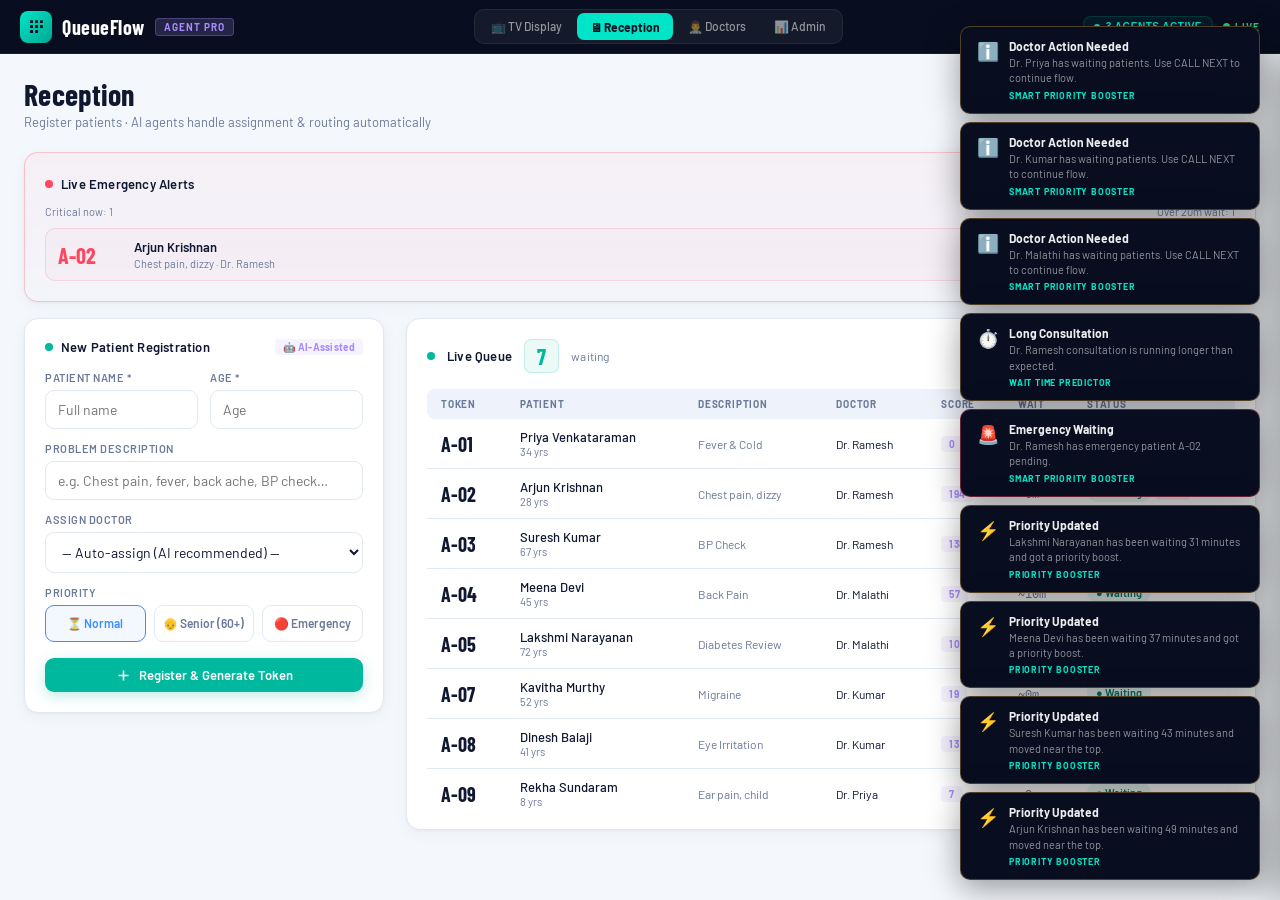
<file: index.html>
<!DOCTYPE html>
<html lang="en">
<head>
<meta charset="UTF-8">
<meta name="viewport" content="width=device-width, initial-scale=1.0">
<title>QueueFlow Agent Pro — AI-Powered Hospital Queue</title>
<link href="https://fonts.googleapis.com/css2?family=Barlow:wght@300;400;500;600;700&family=Barlow+Condensed:wght@400;600;700;800&family=IBM+Plex+Mono:wght@400;500&display=swap" rel="stylesheet">
<link rel="stylesheet" href="styles.css">
</head>
<body>

<!-- ═══ TOP NAV ══════════════════════════════════════════════════ -->
<nav class="topnav">
  <div class="logo">
    <div class="logo-mark">
      <svg viewBox="0 0 24 24"><path d="M3 3h4v4H3V3zm7 0h4v4h-4V3zm7 0h4v4h-4V3zM3 10h4v4H3v-4zm7 0h4v4h-4v-4zm7 0h4v4h-4v-4zM3 17h4v4H3v-4zm7 0h4v4h-4v-4z"/></svg>
    </div>
    <span class="logo-name">QueueFlow</span>
    <span class="logo-ver">AGENT PRO</span>
  </div>
  <div class="tabs">
    <button class="tab" data-s="tv" onclick="go(this,'tv')">📺 TV Display</button>
    <button class="tab active" data-s="rec" onclick="go(this,'rec')">🖥 Reception</button>
    <button class="tab" data-s="doc" onclick="go(this,'doc')">👨‍⚕️ Doctors</button>
    <button class="tab" data-s="admin" onclick="go(this,'admin')">📊 Admin</button>
  </div>
  <div class="nav-right">
    <button class="agent-status-bar" onclick="openAgentDrawer()">
      <div class="agent-pulse"></div>
      3 AGENTS ACTIVE
    </button>
    <div class="live-dot">LIVE</div>
  </div>
</nav>

<!-- ═══ AGENT DRAWER ══════════════════════════════════════════ -->
<div class="agent-drawer" id="agentDrawer">
  <div class="agent-drawer-head">
    <div class="agent-drawer-title">🤖 Agent Control Center</div>
    <button class="agent-close" onclick="closeAgentDrawer()">✕</button>
  </div>
  <div class="agent-tabs">
    <button class="agent-tab active" onclick="switchAgentTab(this,'logs')">Activity Log</button>
    <button class="agent-tab" onclick="switchAgentTab(this,'health')">Agent Health</button>
  </div>
  <div class="agent-log-panel active" id="agentLogs">
    <div style="color:var(--t3);font-size:11px;text-align:center;padding:24px">Agent events will appear here...</div>
  </div>
  <div class="agent-log-panel" id="agentHealth">
    <div class="agent-health-grid">
      <div class="agent-card">
        <div class="agent-card-head">
          <div class="agent-card-name">⚡ Smart Priority Booster<span class="agent-card-status status-running" id="priority-agent-status">RUNNING</span></div>
        </div>
        <div class="agent-card-desc">Raises the priority of patients who wait too long and moves emergencies to the front of the queue automatically.</div>
        <div class="agent-metric"><span class="am-label">Priority boosts today</span><span class="am-val" id="amet-priority">0</span></div>
      </div>
      <div class="agent-card">
        <div class="agent-card-head">
          <div class="agent-card-name">🩺 Doctor Suggestion Agent<span class="agent-card-status status-running" id="doctor-agent-status">RUNNING</span></div>
        </div>
        <div class="agent-card-desc">Checks doctor load, skips offline doctors, and suggests the best doctor before assigning each patient.</div>
        <div class="agent-metric"><span class="am-label">Suggestions today</span><span class="am-val" id="amet-doctor">0</span></div>
      </div>
      <div class="agent-card">
        <div class="agent-card-head">
          <div class="agent-card-name">📈 Wait Time Predictor<span class="agent-card-status status-running" id="predict-agent-status">RUNNING</span></div>
        </div>
        <div class="agent-card-desc">Predicts wait times from queue length and consultation time, then warns when delays get too high.</div>
        <div class="agent-metric"><span class="am-label">Delay alerts today</span><span class="am-val" id="amet-predict">0</span></div>
      </div>
    </div>
  </div>
</div>

<!-- ═══ TOAST STACK ════════════════════════════════════════════ -->
<div class="toast-stack" id="toastStack"></div>

<!-- ═══ TOKEN POPUP ════════════════════════════════════════════ -->
<div class="popup-overlay" id="popup" onclick="if(event.target===this)closePopup()">
  <div class="popup-card">
    <div class="popup-head">
      <div class="popup-clinic">QUEUEFLOW AGENT PRO</div>
      <div class="popup-token" id="pop-tok">—</div>
    </div>
    <div class="popup-body">
      <div class="popup-name" id="pop-nm"></div>
      <div class="popup-wait" id="pop-wait"></div>
      <div class="popup-ai-note" id="pop-ai"></div>
      <div class="popup-meta">
        <div class="popup-meta-item"><div class="pm-val" id="pop-doc-short"></div><div class="pm-lab">Doctor</div></div>
        <div class="popup-meta-item"><div class="pm-val" id="pop-pos"></div><div class="pm-lab">Queue Position</div></div>
        <div class="popup-meta-item"><div class="pm-val" id="pop-ewt"></div><div class="pm-lab">Est. Wait</div></div>
      </div>
    </div>
    <div class="popup-footer">
      <button class="btn btn-primary" style="width:100%;justify-content:center" onclick="closePopup()">OK, Got It</button>
    </div>
  </div>
</div>

<!-- ═══ TV DISPLAY ══════════════════════════════════════════════ -->
<div id="s-tv" class="tv-screen">
<div class="tv">
  <div class="tv-head">
    <div class="tv-clinic-row">
      <div class="tv-clinic-icon">🏥</div>
      <div>
        <div class="tv-clinic-name">Multi-Specialty Outpatient Clinic</div>
        <div class="tv-clinic-sub">AI-Powered Queue Management · QueueFlow Agent Pro</div>
      </div>
    </div>
    <div class="tv-time-block">
      <div class="tv-hms" id="tv-hms">--:--:--</div>
      <div class="tv-date-str" id="tv-dstr">--</div>
    </div>
  </div>
  <div class="tv-body">
    <div class="tv-now-panel">
      <div class="tv-now-eyebrow"><div class="tv-pulse-dot"></div>NOW SERVING</div>
      <div class="tv-big-token" id="tv-tok">—</div>
      <div class="tv-patient-name" id="tv-pname">Waiting for next patient</div>
      <div class="tv-patient-doctor" id="tv-pdoc">—</div>
      <div class="tv-consultation-badge">
        <div class="tv-pulse-dot" style="width:6px;height:6px"></div>
        <div class="tv-cb-text">IN CONSULTATION</div>
      </div>
      <div class="tv-timer">
        <div class="tv-timer-label">Consultation Duration</div>
        <div class="tv-timer-val" id="tv-dur">00:00</div>
      </div>
    </div>
    <div class="tv-queue-panel">
      <div class="tv-qp-header">
        <div class="tv-qp-title">Upcoming Queue</div>
        <div class="tv-qp-count" id="tv-qcnt">— waiting</div>
      </div>
      <div class="tv-queue-rows" id="tv-qrows"></div>
    </div>
  </div>
  <div class="tv-stats">
    <div class="tv-stat"><div class="tv-stat-n" id="tv-st1" style="color:var(--cyan)">0</div><div class="tv-stat-l">Patients Today</div></div>
    <div class="tv-stat"><div class="tv-stat-n" id="tv-st2" style="color:var(--amber)">0</div><div class="tv-stat-l">Waiting Now</div></div>
    <div class="tv-stat"><div class="tv-stat-n" id="tv-st3" style="color:var(--green)">0</div><div class="tv-stat-l">Done Today</div></div>
    <div class="tv-stat"><div class="tv-stat-n" id="tv-st4" style="color:var(--t1)">—</div><div class="tv-stat-l">Avg Wait Time</div></div>
  </div>
  <div class="tv-ticker">
    <span class="tv-ticker-inner" id="tv-tick">
      <span>●</span> QueueFlow Agent Pro active — 3 AI agents monitoring priority, doctor choice, and wait times
      &nbsp;&nbsp;&nbsp;&nbsp;
      <span>●</span> Emergency patients are automatically prioritized
      &nbsp;&nbsp;&nbsp;&nbsp;
      <span>●</span> Please keep your token slip ready
      &nbsp;&nbsp;&nbsp;&nbsp;
      <span>●</span> Kindly maintain silence in the waiting area
      &nbsp;&nbsp;&nbsp;&nbsp;
    </span>
  </div>
</div>
</div>

<!-- ═══ RECEPTION ══════════════════════════════════════════════ -->
<div id="s-rec" class="screen on">
<div class="app-wrap">
  <div class="app-head">
    <div>
      <div class="app-title">Reception</div>
      <div class="app-sub">Register patients · AI agents handle assignment & routing automatically</div>
    </div>
  </div>

  <!-- Agent suggestion banner -->
  <div class="suggestion-banner" id="suggBanner">
    <div class="sb-icon">🤖</div>
    <div class="sb-text" id="suggText">Suggestion text here</div>
    <button class="sb-close" onclick="document.getElementById('suggBanner').classList.remove('on')">✕</button>
  </div>

  <div class="card emg-live-panel">
    <div class="card-hd" style="margin-bottom:10px">
      <div class="card-title"><div class="cdot c-red"></div> Live Emergency Alerts</div>
      <div class="emg-live-count" id="emg-live-count">0 waiting</div>
    </div>
    <div class="emg-live-meta">
      <span id="emg-live-critical">Critical now: 0</span>
      <span id="emg-live-long">Over 20m wait: 0</span>
    </div>
    <div class="emg-live-list" id="emg-live-list">
      <div class="emg-empty">No emergency patients waiting.</div>
    </div>
  </div>

  <div class="rec-layout">
    <!-- FORM CARD -->
    <div class="card">
      <div class="card-hd">
        <div class="card-title"><div class="cdot c-cyan"></div> New Patient Registration</div>
        <span class="ai-score">🤖 AI-Assisted</span>
      </div>
      <div class="fg2">
        <div class="fg">
          <label class="fl">Patient Name *</label>
          <input class="fi" id="r-nm" placeholder="Full name" type="text">
        </div>
        <div class="fg">
          <label class="fl">Age *</label>
          <input class="fi" id="r-age" placeholder="Age" type="number" min="1" max="120" oninput="onAgeChange()">
        </div>
      </div>
      <div class="fg">
        <label class="fl">Problem Description</label>
        <input class="fi" id="r-cc" placeholder="e.g. Chest pain, fever, back ache, BP check…" oninput="onDescChange()">
      </div>
      <div class="fg">
        <label class="fl">Assign Doctor</label>
        <select class="fi" id="r-doc" onchange="onDocChange()" style="cursor:pointer">
          <option value="">— Auto-assign (AI recommended) —</option>
        </select>
      </div>
      <div class="fg" style="margin-bottom:6px">
        <label class="fl">Priority</label>
        <div class="priority-group" id="priGroup">
          <label class="pri-btn sel-normal" id="pri-normal" onclick="setPri('normal')">
            <input type="radio" name="pri" value="normal" checked> ⏳ Normal
          </label>
          <label class="pri-btn" id="pri-senior" onclick="setPri('senior')">
            <input type="radio" name="pri" value="senior"> 👴 Senior (60+)
          </label>
          <label class="pri-btn" id="pri-emg" onclick="setPri('emg')">
            <input type="radio" name="pri" value="emg"> 🔴 Emergency
          </label>
        </div>
      </div>
      <button class="btn btn-primary" style="width:100%;justify-content:center" onclick="register()">
        <svg width="15" height="15" fill="none" stroke="currentColor" stroke-width="2.5" viewBox="0 0 24 24"><path d="M12 4v16m-8-8h16"/></svg>
        Register &amp; Generate Token
      </button>
    </div>

    <!-- QUEUE CARD -->
    <div class="card">
      <div class="card-hd">
        <div class="card-title" style="gap:12px">
          <div class="cdot c-cyan"></div>
          Live Queue
          <span class="count-badge" id="r-cnt">0</span>
          <span style="font-size:12px;color:var(--app-muted);font-weight:400">waiting</span>
        </div>
        <div style="display:flex;gap:8px">
          <button class="btn btn-ghost" style="font-size:12px;padding:7px 12px" onclick="clearDone()">Clear Done</button>
        </div>
      </div>
      <div class="scrollbox">
        <table class="qtable">
          <thead><tr>
            <th>Token</th><th>Patient</th><th>Description</th><th>Doctor</th><th>Score</th><th>Wait</th><th>Status</th>
          </tr></thead>
          <tbody id="r-tbody"><tr><td colspan="7" style="text-align:center;color:var(--app-muted);padding:32px;font-size:13px">No patients yet.</td></tr></tbody>
        </table>
      </div>
    </div>
  </div>
</div>
</div>

<!-- ═══ DOCTOR PANELS ══════════════════════════════════════════ -->
<div id="s-doc" class="screen">
<div class="app-wrap">
  <div class="app-head">
    <div>
      <div class="app-title">Doctor Panels</div>
      <div class="app-sub">Multi-doctor queue management · AI load-balancing active</div>
    </div>
    <div style="display:flex;gap:10px;align-items:center">
      <button class="btn btn-ghost" onclick="openAddDoctor()">+ Add Doctor</button>
    </div>
  </div>

  <!-- Doctor Overview Cards -->
  <div class="doctor-overview" id="docOverview"></div>

  <!-- Active Doctor Detail Panel -->
  <div id="docDetailWrap">
    <div class="doc-panel-grid" id="docDetail"></div>
  </div>
</div>
</div>

<!-- ═══ ADMIN ═══════════════════════════════════════════════════ -->
<div id="s-admin" class="screen">
<div class="app-wrap">
  <div class="app-head">
    <div>
      <div class="app-title">Admin Dashboard</div>
      <div class="app-sub">Real-time analytics · AI agent performance</div>
    </div>
    <div style="display:flex;gap:8px">
      <button class="exp-btn" onclick="expCSV()">⬇ Export CSV</button>
      <button class="btn btn-danger" style="font-size:12px;padding:7px 14px" onclick="nuke()">🗑 Reset All</button>
    </div>
  </div>
  <div class="admin-stats">
    <div class="a-stat"><div class="a-stat-n blue" id="a-tot">0</div><div class="a-stat-l">Total Patients</div></div>
    <div class="a-stat"><div class="a-stat-n teal" id="a-dn">0</div><div class="a-stat-l">Completed</div></div>
    <div class="a-stat"><div class="a-stat-n amber" id="a-wt">0</div><div class="a-stat-l">In Queue</div></div>
    <div class="a-stat"><div class="a-stat-n red" id="a-emg">0</div><div class="a-stat-l">Emergencies</div></div>
  </div>
  <div class="admin-grid">
    <div class="card">
      <div class="card-hd">
        <div class="card-title"><div class="cdot c-blue"></div> Patient Log</div>
      </div>
      <div class="scrollbox" style="max-height:440px">
        <table class="admin-table">
          <thead><tr><th>Token</th><th>Name</th><th>Age</th><th>Description</th><th>Doctor</th><th>Score</th><th>Flag</th><th>Status</th><th>Time</th></tr></thead>
          <tbody id="a-tbody"><tr><td colspan="9" style="text-align:center;color:var(--app-muted);padding:28px">No records.</td></tr></tbody>
        </table>
      </div>
    </div>
    <div style="display:flex;flex-direction:column;gap:16px">
      <div class="card">
        <div class="card-hd" style="margin-bottom:12px"><div class="card-title"><div class="cdot c-cyan"></div> Hourly Volume</div></div>
        <div class="bars" id="a-bars"></div>
        <div style="margin-top:14px">
          <div style="font-size:11px;color:var(--app-muted);font-weight:600;margin-bottom:8px;letter-spacing:0.5px;text-transform:uppercase">AI Peak Prediction</div>
          <div class="peak-band" id="peak-band"></div>
          <div class="peak-band" id="peak-labels" style="gap:3px;margin-top:2px"></div>
        </div>
      </div>
      <div class="card">
        <div class="card-hd" style="margin-bottom:12px"><div class="card-title"><div class="cdot c-amber"></div> Doctor Workload Heatmap</div></div>
        <div class="heatmap-grid" id="a-heatmap">
          <div class="heatmap-empty">No doctor data.</div>
        </div>
      </div>
      <div class="card">
        <div class="card-hd" style="margin-bottom:12px"><div class="card-title"><div class="cdot c-purple"></div> Agent Performance</div></div>
        <div style="display:flex;flex-direction:column;gap:8px">
          <div style="display:flex;justify-content:space-between;align-items:center;padding:8px 10px;background:var(--app-surface);border-radius:8px">
            <span style="font-size:12px;font-weight:500">⚡ Priority Boosts</span>
            <span style="font-family:'IBM Plex Mono',monospace;font-size:12px;color:var(--cyan2)" id="ap-priority">0</span>
          </div>
          <div style="display:flex;justify-content:space-between;align-items:center;padding:8px 10px;background:var(--app-surface);border-radius:8px">
            <span style="font-size:12px;font-weight:500">🩺 Doctor Suggestions</span>
            <span style="font-family:'IBM Plex Mono',monospace;font-size:12px;color:var(--cyan2)" id="ap-doctor">0</span>
          </div>
          <div style="display:flex;justify-content:space-between;align-items:center;padding:8px 10px;background:var(--app-surface);border-radius:8px">
            <span style="font-size:12px;font-weight:500">📈 Delay Alerts</span>
            <span style="font-family:'IBM Plex Mono',monospace;font-size:12px;color:var(--green)" id="ap-predict">0</span>
          </div>
        </div>
      </div>
    </div>
  </div>
</div>
</div>

<script src="app.js"></script>
</body>
</html>
</file>
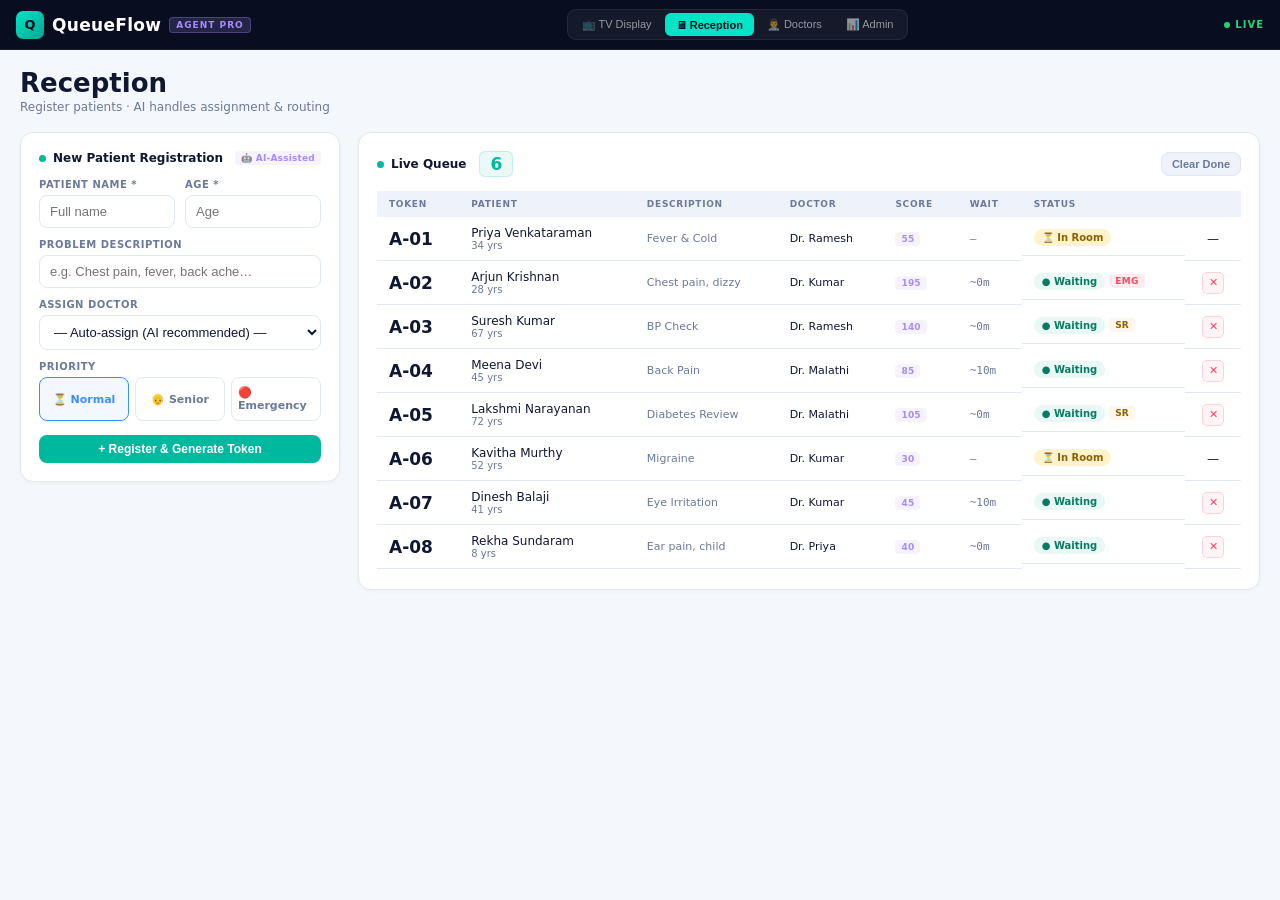
<file: program.html>
<!DOCTYPE html>
<html lang="en">
<head>
<meta charset="UTF-8">
<style>
*{margin:0;padding:0;box-sizing:border-box}
:root{
  --bg:#080E1F;--bg2:#0D1630;--bg3:#111D3A;
  --cyan:#00E5C8;--cyan2:#00B89E;--amber:#FFB340;
  --red:#FF4560;--blue:#3D8EFF;--green:#22D37A;--purple:#A78BFA;
  --white:#FFF;
  --t1:rgba(255,255,255,0.92);--t2:rgba(255,255,255,0.55);--t3:rgba(255,255,255,0.28);
  --border:rgba(255,255,255,0.07);--border2:rgba(255,255,255,0.13);
  --card:#1C2847;--surface:#161F38;--muted:#6B7A99;
  --app-bg:#F4F7FC;--app-card:#FFF;--app-border:#E2E8F2;
  --app-text:#0F1830;--app-muted:#6B7A99;--app-surface:#EEF2FA;
}
body{font-family:'Segoe UI',system-ui,sans-serif;background:var(--app-bg);color:var(--app-text);min-height:100vh;overflow-x:hidden;font-size:13px}

/* NAV */
.nav{position:sticky;top:0;z-index:200;height:50px;background:var(--bg);border-bottom:1px solid var(--border);display:flex;align-items:center;justify-content:space-between;padding:0 16px;gap:10px}
.logo{display:flex;align-items:center;gap:8px}
.logo-mark{width:28px;height:28px;background:linear-gradient(135deg,var(--cyan),#00a891);border-radius:7px;display:flex;align-items:center;justify-content:center;font-size:13px;color:var(--bg);font-weight:900}
.logo-name{font-size:17px;font-weight:700;color:var(--white);letter-spacing:.3px}
.logo-ver{font-size:9px;font-weight:700;background:rgba(167,139,250,0.18);color:var(--purple);padding:2px 6px;border-radius:4px;letter-spacing:1px;border:1px solid rgba(167,139,250,0.3)}
.tabs{display:flex;gap:2px;background:rgba(255,255,255,0.05);border:1px solid var(--border);border-radius:9px;padding:3px}
.tab{padding:5px 11px;font-size:11px;font-weight:500;color:var(--t2);border:none;background:none;border-radius:6px;cursor:pointer;transition:all .15s;white-space:nowrap}
.tab:hover{color:var(--t1);background:rgba(255,255,255,0.07)}
.tab.active{background:var(--cyan);color:var(--bg);font-weight:700}
.live-dot{display:flex;align-items:center;gap:5px;font-size:10px;font-weight:700;color:var(--green);letter-spacing:1px}
.live-dot::before{content:'';width:6px;height:6px;background:var(--green);border-radius:50%;animation:pulse 2s infinite}
@keyframes pulse{0%,100%{opacity:1}50%{opacity:.35}}

/* SCREENS */
.screen{display:none}.screen.on{display:block}
.tv-screen{display:none}.tv-screen.on{display:block}
.wrap{max-width:1300px;margin:0 auto;padding:18px 20px 40px}
.pg-head{margin-bottom:18px;display:flex;align-items:flex-end;justify-content:space-between}
.pg-title{font-size:26px;font-weight:700;color:var(--app-text)}
.pg-sub{font-size:12px;color:var(--app-muted);margin-top:2px}

/* CARDS */
.card{background:var(--app-card);border:1px solid var(--app-border);border-radius:13px;padding:18px;box-shadow:0 1px 4px rgba(0,0,0,0.04)}
.card-hd{display:flex;align-items:center;justify-content:space-between;margin-bottom:14px}
.card-title{font-size:12px;font-weight:600;color:var(--app-text);display:flex;align-items:center;gap:7px}
.cdot{width:7px;height:7px;border-radius:50%;flex-shrink:0}
.c-cyan{background:var(--cyan2)}.c-amber{background:var(--amber)}.c-red{background:var(--red)}.c-blue{background:var(--blue)}.c-green{background:var(--green)}.c-purple{background:var(--purple)}

/* BTNS */
.btn{display:inline-flex;align-items:center;gap:6px;padding:7px 13px;border-radius:8px;font-size:12px;font-weight:600;cursor:pointer;border:none;transition:all .15s}
.btn-primary{background:var(--cyan2);color:#fff}
.btn-primary:hover{background:#009a86}
.btn-ghost{background:var(--app-surface);color:var(--app-muted);border:1px solid var(--app-border)}
.btn-ghost:hover{background:var(--app-border);color:var(--app-text)}
.btn-danger{background:rgba(255,69,96,0.07);color:var(--red);border:1.5px solid rgba(255,69,96,0.2)}
.btn-danger:hover{background:var(--red);color:#fff;border-color:var(--red)}

/* FORM */
.fl{font-size:10px;font-weight:600;color:var(--app-muted);letter-spacing:.5px;text-transform:uppercase;display:block;margin-bottom:5px}
.fi{width:100%;padding:8px 10px;font-size:13px;border:1.5px solid var(--app-border);border-radius:8px;outline:none;color:var(--app-text);background:var(--app-card);transition:border-color .15s}
.fi:focus{border-color:var(--cyan2);box-shadow:0 0 0 3px rgba(0,184,158,.1)}
.fg{margin-bottom:11px}
.fg2{display:grid;grid-template-columns:1fr 1fr;gap:10px}

/* PILLS */
.pill{display:inline-flex;align-items:center;gap:4px;padding:3px 8px;border-radius:20px;font-size:10px;font-weight:600}
.pill-wait{background:#E8F8F4;color:#0A7A65}
.pill-room{background:#FFF3CD;color:#8A6000}
.pill-done{background:#F2F2F2;color:#888}
.tag-emg{background:rgba(255,69,96,0.1);color:var(--red);font-size:9px;font-weight:700;padding:2px 6px;border-radius:4px;letter-spacing:.3px}
.tag-sr{background:rgba(255,179,64,0.1);color:#8a6000;font-size:9px;font-weight:700;padding:2px 6px;border-radius:4px}
.ai-score{display:inline-flex;align-items:center;font-size:9px;font-weight:700;padding:2px 6px;border-radius:4px;background:rgba(167,139,250,0.1);color:var(--purple);letter-spacing:.2px}

/* TOAST */
.toast-stack{position:fixed;bottom:16px;right:16px;z-index:1000;display:flex;flex-direction:column-reverse;gap:6px;pointer-events:none}
.toast{background:var(--bg);border:1px solid var(--border2);border-radius:9px;padding:10px 14px;max-width:280px;box-shadow:0 6px 24px rgba(0,0,0,.4);animation:toastIn .3s cubic-bezier(.175,.885,.32,1.275);pointer-events:all;display:flex;align-items:flex-start;gap:8px}
@keyframes toastIn{from{opacity:0;transform:translateY(16px) scale(.9)}to{opacity:1;transform:translateY(0) scale(1)}}
.toast.fadeout{animation:toastOut .3s ease forwards}
@keyframes toastOut{to{opacity:0;transform:translateY(6px) scale(.95)}}
.t-icon{font-size:15px;flex-shrink:0;margin-top:1px}
.t-title{font-size:11px;font-weight:700;color:var(--t1);margin-bottom:1px}
.t-msg{font-size:10px;color:var(--t2);line-height:1.4}
.toast.type-emg{border-color:rgba(255,69,96,.4)}
.toast.type-ok{border-color:rgba(34,211,122,.25)}
.toast.type-warn{border-color:rgba(255,179,64,.3)}

/* POPUP */
.popup-overlay{display:none;position:fixed;inset:0;background:rgba(8,14,31,.75);z-index:500;align-items:center;justify-content:center;backdrop-filter:blur(4px)}
.popup-overlay.on{display:flex}
.popup-card{background:#fff;border-radius:18px;min-width:280px;max-width:320px;overflow:hidden;box-shadow:0 24px 60px rgba(0,0,0,.3);animation:popIn .3s cubic-bezier(.175,.885,.32,1.275)}
@keyframes popIn{from{transform:scale(.85) translateY(16px);opacity:0}to{transform:scale(1) translateY(0);opacity:1}}
.popup-head{background:linear-gradient(135deg,var(--bg),var(--bg3));padding:22px 22px 18px;text-align:center}
.popup-clinic{font-size:9px;font-weight:700;letter-spacing:2px;text-transform:uppercase;color:var(--t3);margin-bottom:8px}
.popup-token{font-size:76px;font-weight:800;color:var(--white);line-height:1;letter-spacing:-2px}
.popup-body{padding:16px 20px}
.popup-name{font-size:16px;font-weight:600;color:var(--app-text)}
.popup-wait{font-size:12px;color:var(--app-muted);margin-top:3px}
.popup-meta{display:flex;margin-top:12px;border-top:1px dashed var(--app-border);padding-top:12px}
.popup-meta-item{flex:1;text-align:center}
.popup-meta-item+.popup-meta-item{border-left:1px solid var(--app-border)}
.pm-val{font-size:18px;font-weight:700;color:var(--app-text)}
.pm-lab{font-size:9px;text-transform:uppercase;letter-spacing:.6px;color:var(--app-muted);margin-top:1px}
.popup-footer{padding:0 20px 16px;display:flex;flex-direction:column;gap:7px}
.btn-cancel-appt{display:inline-flex;align-items:center;justify-content:center;gap:6px;padding:8px 14px;border-radius:8px;font-size:12px;font-weight:600;cursor:pointer;border:1.5px solid rgba(255,69,96,.25);background:rgba(255,69,96,.05);color:var(--red);transition:all .15s;width:100%}
.btn-cancel-appt:hover{background:var(--red);color:#fff;border-color:var(--red)}

/* RECEPTION */
.rec-layout{display:grid;grid-template-columns:320px 1fr;gap:18px;align-items:start}
.priority-group{display:grid;grid-template-columns:1fr 1fr 1fr;gap:6px;margin-bottom:14px}
.pri-btn{display:flex;align-items:center;justify-content:center;gap:5px;padding:8px 6px;border:1.5px solid var(--app-border);border-radius:8px;cursor:pointer;font-size:11px;font-weight:600;color:var(--app-muted);background:var(--app-card);transition:all .15s}
.pri-btn input{display:none}
.pri-btn.sel-normal{border-color:var(--blue);background:rgba(61,142,255,.06);color:var(--blue)}
.pri-btn.sel-senior{border-color:var(--amber);background:rgba(255,179,64,.06);color:#8a5a00}
.pri-btn.sel-emg{border-color:var(--red);background:rgba(255,69,96,.06);color:var(--red)}
.scrollbox{max-height:380px;overflow-y:auto}
.qtable{width:100%;border-collapse:collapse}
.qtable th{font-size:9px;font-weight:700;letter-spacing:.7px;text-transform:uppercase;color:var(--app-muted);padding:8px 12px;background:var(--app-surface);text-align:left}
.qtable td{padding:9px 12px;border-bottom:1px solid var(--app-border);font-size:12px;vertical-align:middle}
.qtable tr:last-child td{border-bottom:none}
.qtable tbody tr:hover td{background:#F6F9FE}
.q-tok{font-size:17px;font-weight:700;color:var(--app-text)}
.action-btn-cancel{display:inline-flex;align-items:center;justify-content:center;width:22px;height:22px;border-radius:5px;border:1px solid rgba(255,69,96,.2);background:rgba(255,69,96,.06);color:var(--red);font-size:11px;cursor:pointer;transition:all .15s}
.action-btn-cancel:hover{background:var(--red);color:#fff}
.symptom-ai-chip{display:flex;align-items:center;gap:6px;margin-top:6px;padding:6px 9px;background:rgba(167,139,250,.07);border:1px solid rgba(167,139,250,.22);border-radius:7px;font-size:11px;color:#5b21b6;animation:chipIn .25s ease}
@keyframes chipIn{from{opacity:0;transform:translateY(-4px)}to{opacity:1;transform:translateY(0)}}
.conf-high{font-size:9px;font-weight:700;padding:2px 5px;border-radius:3px;background:rgba(34,211,122,.12);color:#15803d;margin-left:auto}
.conf-med{font-size:9px;font-weight:700;padding:2px 5px;border-radius:3px;background:rgba(255,179,64,.12);color:#92400e;margin-left:auto}

/* TV */
.tv{min-height:calc(100vh - 50px);background:var(--bg);display:grid;grid-template-rows:auto 1fr auto auto;position:relative;overflow:hidden}
.tv::before{content:'';position:absolute;inset:0;background-image:linear-gradient(rgba(0,229,200,.02) 1px,transparent 1px),linear-gradient(90deg,rgba(0,229,200,.02) 1px,transparent 1px);background-size:48px 48px;pointer-events:none}
.tv-head{display:flex;align-items:center;justify-content:space-between;padding:14px 28px 12px;border-bottom:1px solid var(--border);position:relative;z-index:1}
.tv-clinic-name{font-size:22px;font-weight:700;color:var(--white)}
.tv-clinic-sub{font-size:10px;color:var(--t3);letter-spacing:.4px}
.tv-hms{font-family:monospace;font-size:34px;font-weight:500;color:var(--cyan);line-height:1;text-align:right}
.tv-date-str{font-size:10px;color:var(--t3);margin-top:2px;text-align:right}
.tv-body{display:grid;grid-template-columns:minmax(0,42%) 1fr;gap:0;overflow:hidden;position:relative;z-index:1}
/* Doctor rooms panel — compact left column */
.tv-rooms{padding:14px 14px;display:flex;flex-direction:column;gap:0;background:rgba(0,0,0,.1);border-right:1px solid var(--border);overflow-y:auto}
.tv-rooms-hd{font-size:8px;font-weight:700;letter-spacing:2.5px;text-transform:uppercase;color:var(--cyan);margin-bottom:10px;display:flex;align-items:center;gap:7px}
.tv-pulse{width:6px;height:6px;border-radius:50%;background:var(--cyan);animation:tvpulse 1.6s ease-out infinite}
@keyframes tvpulse{0%{box-shadow:0 0 0 0 rgba(0,229,200,.5)}70%{box-shadow:0 0 0 10px rgba(0,229,200,0)}100%{box-shadow:0 0 0 0 rgba(0,229,200,0)}}
.tv-doc-grid{display:grid;grid-template-columns:1fr 1fr;gap:7px;flex:1}
/* Compact doctor room cards */
.tv-room-card{background:rgba(255,255,255,.03);border:1.5px solid rgba(255,255,255,.07);border-radius:10px;padding:10px 12px;display:flex;flex-direction:column;gap:2px;position:relative;overflow:hidden;transition:all .4s}
.tv-room-card::before{content:'';position:absolute;inset:0;border-radius:10px;background:radial-gradient(ellipse at top left,rgba(0,229,200,.04),transparent 60%);pointer-events:none}
.tv-room-card.rc-active{border-color:rgba(0,229,200,.4);background:rgba(0,229,200,.05)}
.tv-room-card.rc-active::before{background:radial-gradient(ellipse at top left,rgba(0,229,200,.09),transparent 60%)}
.tv-room-card.rc-idle{border-color:rgba(255,255,255,.05)}
.tv-room-card.rc-off{opacity:.45}
.tv-rc-room{font-size:8px;font-weight:700;letter-spacing:1.5px;text-transform:uppercase;color:var(--cyan);margin-bottom:0}
.tv-rc-doc{font-size:11px;font-weight:600;color:var(--t1);margin-bottom:4px}
.tv-rc-status-row{display:flex;align-items:center;gap:4px;margin-bottom:4px}
.tv-rc-dot{width:6px;height:6px;border-radius:50%;flex-shrink:0}
.tv-rc-dot.d-on{background:var(--cyan);animation:pulse 1.4s infinite}
.tv-rc-dot.d-idle{background:var(--green)}
.tv-rc-dot.d-off{background:var(--muted)}
.tv-rc-status-txt{font-size:9px;font-weight:600}
.tv-rc-tok{font-size:22px;font-weight:800;color:var(--amber);letter-spacing:-0.5px;line-height:1;font-family:monospace}
.tv-rc-name{font-size:10px;font-weight:500;color:var(--t1);margin-top:1px;white-space:nowrap;overflow:hidden;text-overflow:ellipsis}
.tv-rc-timer{font-family:monospace;font-size:10px;color:var(--cyan);margin-top:2px;font-weight:600}
.tv-rc-divider{height:1px;background:rgba(255,255,255,.06);margin:4px 0}
.tv-rc-next{font-size:9px;color:var(--t3)}
.tv-rc-queue-ct{font-size:8px;font-weight:700;padding:1px 6px;border-radius:8px;background:rgba(255,255,255,.07);color:var(--t2);align-self:flex-start;margin-top:auto}
/* Legacy tv-now hidden */
.tv-now{display:none}
.tv-eyebrow{font-size:9px;font-weight:700;letter-spacing:2.5px;text-transform:uppercase;color:var(--cyan);margin-bottom:10px;display:flex;align-items:center;gap:7px}
.tv-big-tok{display:none}
.tv-pname{display:none}
.tv-pdoc{display:none}
.tv-timer-wrap{display:none}
.tv-timer-label{display:none}
.tv-timer-val{display:none}

/* TV QUEUE PANEL */
.tv-queue{padding:16px 20px;overflow-y:auto;display:flex;flex-direction:column}
.tv-qp-hd{display:flex;align-items:center;justify-content:space-between;margin-bottom:12px}
.tv-qp-title{font-size:9px;font-weight:700;letter-spacing:2px;text-transform:uppercase;color:var(--t3)}
.tv-qp-count{font-family:monospace;font-size:10px;color:var(--t3)}
.tv-qrows{display:flex;flex-direction:column;gap:6px}
.tv-qrow{display:grid;grid-template-columns:70px 1fr auto 90px;align-items:center;gap:14px;padding:11px 16px;border-radius:10px;background:rgba(255,255,255,.03);border:1px solid rgba(255,255,255,.05);animation:rowIn .3s ease forwards;opacity:0}
@keyframes rowIn{from{opacity:0;transform:translateX(10px)}to{opacity:1;transform:translateX(0)}}
.tv-qrow.is-next{background:rgba(255,179,64,.07);border-color:rgba(255,179,64,.2)}
.tv-qrow.is-emg{background:rgba(255,69,96,.07);border-color:rgba(255,69,96,.22);animation:emgPulse 2s ease-in-out infinite,rowIn .3s ease forwards}
@keyframes emgPulse{0%,100%{border-color:rgba(255,69,96,.22)}50%{border-color:rgba(255,69,96,.5)}}
.tvq-tok{font-size:22px;font-weight:800;color:var(--t1)}
.tvq-tok.cn{color:var(--amber)}.tvq-tok.ce{color:var(--red)}
.tvq-name{font-size:13px;font-weight:500;color:var(--t1)}
.tvq-sub{font-size:10px;color:var(--t3);margin-top:1px}
.tvq-badge{font-size:9px;font-weight:700;padding:3px 9px;border-radius:4px;letter-spacing:.6px;text-transform:uppercase;text-align:center}
.tvq-badge.next{background:rgba(255,179,64,.18);color:var(--amber)}
.tvq-badge.emg{background:rgba(255,69,96,.18);color:var(--red)}
.tvq-badge.num{background:rgba(255,255,255,.06);color:var(--t3)}

/* TV DOCTOR STRIP — now hidden, replaced by tv-rooms grid above */
.tv-doc-strip{display:none}

/* TV STATS */
.tv-stats{display:grid;grid-template-columns:repeat(5,1fr);border-top:1px solid var(--border);position:relative;z-index:1}
.tv-stat{padding:12px 20px;border-right:1px solid var(--border);display:flex;flex-direction:column;gap:2px}
.tv-stat:last-child{border-right:none}
.tv-stat-n{font-size:28px;font-weight:700;color:var(--white);line-height:1}
.tv-stat-l{font-size:9px;font-weight:600;letter-spacing:1px;color:var(--t3);text-transform:uppercase}

/* TV TICKER */
.tv-ticker{background:rgba(0,229,200,.04);border-top:1px solid rgba(0,229,200,.12);padding:6px 0;overflow:hidden;position:relative;z-index:1}
.tv-ticker-inner{display:inline-block;white-space:nowrap;font-size:11px;font-weight:500;color:var(--t2);animation:tick 45s linear infinite}
@keyframes tick{from{transform:translateX(100vw)}to{transform:translateX(-100%)}}
.tv-ticker-inner span{color:var(--cyan);margin:0 5px}

/* DOCTORS SCREEN */
.doc-overview{display:grid;grid-template-columns:repeat(auto-fill,minmax(240px,1fr));gap:14px;margin-bottom:20px}
.doc-ov-card{background:var(--app-card);border:1.5px solid var(--app-border);border-radius:13px;padding:16px;cursor:pointer;transition:all .2s}
.doc-ov-card:hover{border-color:var(--cyan2);box-shadow:0 3px 14px rgba(0,184,158,.1);transform:translateY(-1px)}
.doc-ov-card.selected{border-color:var(--cyan2);box-shadow:0 0 0 3px rgba(0,184,158,.12)}
.doc-ov-card.overloaded{border-color:rgba(255,69,96,.4)}
.doc-avatar{width:40px;height:40px;border-radius:10px;background:rgba(0,184,158,.1);display:flex;align-items:center;justify-content:center;font-size:18px;flex-shrink:0}
.doc-ov-name{font-size:13px;font-weight:600;color:var(--app-text)}
.doc-ov-room{font-size:11px;color:var(--app-muted);margin-top:1px}
.dsb-avail{background:rgba(34,211,122,.1);color:var(--green)}
.dsb-busy{background:rgba(255,179,64,.1);color:#8a6000}
.dsb-over{background:rgba(255,69,96,.1);color:var(--red)}
.dsb-off{background:rgba(107,122,153,.1);color:var(--muted)}
.doc-status-badge{display:inline-flex;align-items:center;gap:5px;font-size:10px;font-weight:700;padding:3px 8px;border-radius:5px;letter-spacing:.4px}
.capacity-bar{height:5px;border-radius:3px;background:var(--app-border);overflow:hidden;margin-top:5px}
.capacity-fill{height:100%;border-radius:3px;background:var(--cyan2);transition:width .5s}
.capacity-fill.warn{background:var(--amber)}.capacity-fill.over{background:var(--red)}
.doc-panel-grid{display:grid;grid-template-columns:1fr 320px;gap:18px;align-items:start}

/* CP CARD */
.cp-card{background:linear-gradient(140deg,var(--bg),#1A2F60);border-radius:14px;padding:22px;color:#fff;position:relative;overflow:hidden}
.cp-card::after{content:'';position:absolute;right:-30px;top:-30px;width:160px;height:160px;background:radial-gradient(circle,rgba(0,229,200,.07) 0%,transparent 70%);pointer-events:none}
.cp-eye{font-size:9px;font-weight:700;letter-spacing:2px;text-transform:uppercase;color:rgba(0,229,200,.6);margin-bottom:8px}
.cp-tok{font-size:64px;font-weight:800;color:var(--cyan);line-height:.95;letter-spacing:-2px}
.cp-nm{font-size:20px;font-weight:500;color:#fff;margin-top:8px}
.cp-cc{font-size:12px;color:rgba(255,255,255,.4);margin-top:3px}
.cp-meta{display:grid;grid-template-columns:repeat(4,1fr);gap:1px;margin-top:18px;padding-top:16px;border-top:1px solid rgba(255,255,255,.08)}
.cp-m-lab{font-size:9px;text-transform:uppercase;letter-spacing:.8px;color:rgba(255,255,255,.3);margin-bottom:3px}
.cp-m-val{font-size:13px;font-weight:500;color:#fff}
.btn-next-big{width:100%;padding:14px;font-size:18px;font-weight:700;letter-spacing:.8px;background:var(--cyan2);color:#fff;border:none;border-radius:11px;cursor:pointer;display:flex;align-items:center;justify-content:center;gap:8px;transition:all .18s;box-shadow:0 4px 16px rgba(0,184,158,.3)}
.btn-next-big:hover{background:#009a86;transform:translateY(-1px)}
.btn-mark-done{width:100%;padding:11px;font-size:13px;font-weight:600;background:rgba(255,69,96,.07);color:var(--red);border:1.5px solid rgba(255,69,96,.2);border-radius:9px;cursor:pointer;margin-top:8px;transition:all .15s}
.btn-mark-done:hover{background:var(--red);color:#fff;border-color:var(--red)}
.wl-row{display:flex;align-items:center;gap:10px;padding:9px 10px;border-radius:8px;background:var(--app-surface);transition:background .15s}
.wl-row:hover{background:#EAF0FA}
.wl-pos{font-size:18px;font-weight:700;color:var(--app-muted);min-width:22px}
.wl-nm{font-size:12px;font-weight:500}
.wl-cc{font-size:10px;color:var(--app-muted)}
.wl-wt{font-family:monospace;font-size:10px;color:var(--app-muted)}
.transfer-btn{opacity:0;display:inline-flex;align-items:center;justify-content:center;width:20px;height:20px;border-radius:4px;border:1px solid rgba(0,184,158,.2);background:rgba(0,184,158,.06);color:var(--cyan2);font-size:10px;cursor:pointer;transition:all .15s}
.wl-row:hover .transfer-btn{opacity:1}
.transfer-btn:hover{background:var(--cyan2);color:#fff;border-color:var(--cyan2);transform:scale(1.1)}
.cancel-btn-s{opacity:0;display:inline-flex;align-items:center;justify-content:center;width:20px;height:20px;border-radius:4px;border:1px solid rgba(255,69,96,.2);background:rgba(255,69,96,.05);color:var(--red);font-size:10px;cursor:pointer;transition:all .15s}
.wl-row:hover .cancel-btn-s{opacity:1}
.cancel-btn-s:hover{background:var(--red);color:#fff;border-color:var(--red)}
.d-stat-grid{display:grid;grid-template-columns:1fr 1fr;gap:8px}
.d-stat{background:var(--app-surface);border-radius:9px;padding:12px;text-align:center}
.d-stat-v{font-size:28px;font-weight:700}
.d-stat-l{font-size:9px;text-transform:uppercase;letter-spacing:.6px;color:var(--app-muted);margin-top:2px}

/* ADMIN */
.admin-stats{display:grid;grid-template-columns:repeat(5,1fr);gap:12px;margin-bottom:18px}
.a-stat{background:var(--app-card);border:1px solid var(--app-border);border-radius:11px;padding:16px 18px}
.a-stat-n{font-size:36px;font-weight:700;line-height:1}
.a-stat-l{font-size:11px;color:var(--app-muted);margin-top:2px;font-weight:500}
.admin-grid{display:grid;grid-template-columns:1fr 290px;gap:16px}
.admin-table{width:100%;border-collapse:collapse;font-size:11px}
.admin-table th{font-size:9px;font-weight:700;letter-spacing:.6px;text-transform:uppercase;color:var(--app-muted);padding:7px 10px;background:var(--app-surface);text-align:left}
.admin-table td{padding:8px 10px;border-bottom:1px solid var(--app-border)}
.admin-table tr:last-child td{border-bottom:none}

/* SYM CHIP */
.sym-chip{display:flex;align-items:center;gap:5px;padding:5px 9px;background:rgba(167,139,250,.07);border:1px solid rgba(167,139,250,.2);border-radius:7px;font-size:11px;color:#5b21b6;margin-bottom:8px}
.heatmap-grid{display:flex;flex-direction:column;gap:7px}
.heatmap-row{display:grid;grid-template-columns:1fr 60px;gap:8px;align-items:center;padding:7px 9px;border-radius:8px;background:var(--app-surface)}
.heatmap-doc{font-size:11px;font-weight:600}
.heatmap-sub{font-size:9px;color:var(--app-muted);margin-top:1px}
.heat-low{background:rgba(34,211,122,.13);color:#15803d;border-radius:5px;font-size:9px;font-weight:600;text-align:center;padding:4px 5px;border:1px solid rgba(34,211,122,.25)}
.heat-med{background:rgba(255,179,64,.16);color:#8a6000;border-radius:5px;font-size:9px;font-weight:600;text-align:center;padding:4px 5px;border:1px solid rgba(255,179,64,.28)}
.heat-high{background:rgba(255,69,96,.14);color:var(--red);border-radius:5px;font-size:9px;font-weight:600;text-align:center;padding:4px 5px;border:1px solid rgba(255,69,96,.28)}
.bars{display:flex;align-items:flex-end;gap:4px;height:80px;padding:0 2px}
.bar-w{flex:1;display:flex;flex-direction:column;align-items:center;gap:3px;height:100%;justify-content:flex-end}
.bar-b{width:100%;border-radius:3px 3px 0 0;background:var(--cyan2);opacity:.7;min-height:3px;transition:all .3s}
.bar-l{font-size:8px;color:var(--app-muted);font-weight:600}
</style>
</head>
<body>

<nav class="nav">
  <div class="logo">
    <div class="logo-mark">Q</div>
    <span class="logo-name">QueueFlow</span>
    <span class="logo-ver">AGENT PRO</span>
  </div>
  <div class="tabs">
    <button class="tab" data-s="tv" onclick="go(this,'tv')">📺 TV Display</button>
    <button class="tab active" data-s="rec" onclick="go(this,'rec')">🖥 Reception</button>
    <button class="tab" data-s="doc" onclick="go(this,'doc')">👨‍⚕️ Doctors</button>
    <button class="tab" data-s="admin" onclick="go(this,'admin')">📊 Admin</button>
  </div>
  <div class="live-dot">LIVE</div>
</nav>

<div class="toast-stack" id="toastStack"></div>

<!-- TOKEN POPUP -->
<div class="popup-overlay" id="popup" onclick="if(event.target===this)closePopup()">
  <div class="popup-card">
    <div class="popup-head">
      <div class="popup-clinic">QUEUEFLOW AGENT PRO</div>
      <div class="popup-token" id="pop-tok">—</div>
    </div>
    <div class="popup-body">
      <div class="popup-name" id="pop-nm"></div>
      <div class="popup-wait" id="pop-wait"></div>
      <div class="sym-chip" id="pop-sym" style="display:none"></div>
      <div style="background:rgba(167,139,250,.06);border:1px solid rgba(167,139,250,.2);border-radius:7px;padding:8px 10px;margin-bottom:9px;font-size:10px;color:#5b21b6;line-height:1.5" id="pop-ai">🤖 AI allocated using weighted scoring.</div>
      <div class="popup-meta">
        <div class="popup-meta-item"><div class="pm-val" id="pop-doc-s">—</div><div class="pm-lab">Doctor</div></div>
        <div class="popup-meta-item"><div class="pm-val" id="pop-pos">—</div><div class="pm-lab">Position</div></div>
        <div class="popup-meta-item"><div class="pm-val" id="pop-ewt">—</div><div class="pm-lab">Est. Wait</div></div>
      </div>
    </div>
    <div class="popup-footer">
      <button class="btn btn-primary" style="width:100%;justify-content:center" onclick="closePopup()">OK, Got It</button>
      <button class="btn-cancel-appt" id="pop-cancel-btn" onclick="cancelFromPopup()">✕ Cancel Appointment</button>
    </div>
  </div>
</div>

<!-- CANCEL MODAL -->
<div class="popup-overlay" id="cancelModal" onclick="if(event.target===this)closeCancelModal()">
  <div class="popup-card" style="max-width:320px">
    <div class="popup-head" style="padding:18px 20px 14px">
      <div class="popup-clinic">CANCEL APPOINTMENT</div>
      <div style="font-size:13px;font-weight:600;color:var(--white);margin-top:5px" id="cancel-title">Confirm Cancellation</div>
    </div>
    <div class="popup-body">
      <div style="font-size:12px;color:var(--app-muted);margin-bottom:12px" id="cancel-desc"></div>
      <div class="fg">
        <label class="fl">Reason</label>
        <select class="fi" id="cancel-reason" style="cursor:pointer">
          <option>Patient request</option><option>No show</option>
          <option>Doctor unavailable</option><option>Referred elsewhere</option><option>Other</option>
        </select>
      </div>
    </div>
    <div class="popup-footer" style="padding:0 20px 14px">
      <div style="display:grid;grid-template-columns:1fr 1fr;gap:7px">
        <button class="btn btn-ghost" style="justify-content:center" onclick="closeCancelModal()">Keep</button>
        <button class="btn btn-danger" style="justify-content:center" onclick="executeCancellation()">✕ Cancel</button>
      </div>
    </div>
  </div>
</div>

<!-- TRANSFER MODAL -->
<div class="popup-overlay" id="transferModal" onclick="if(event.target===this)closeTransferModal()">
  <div class="popup-card" style="max-width:340px">
    <div class="popup-head" style="padding:18px 20px 14px">
      <div class="popup-clinic">INTERNAL TRANSFER</div>
      <div style="font-size:13px;font-weight:600;color:var(--white);margin-top:5px" id="xfer-label">Transfer Patient</div>
    </div>
    <div class="popup-body">
      <div class="fg">
        <label class="fl">Transfer To Doctor</label>
        <select class="fi" id="xfer-doc" style="cursor:pointer"><option value="">— Select Doctor —</option></select>
      </div>
      <div class="fg">
        <label class="fl">Reason (optional)</label>
        <input class="fi" id="xfer-reason" placeholder="e.g. Requires specialist…" type="text">
      </div>
    </div>
    <div class="popup-footer" style="padding:0 20px 14px">
      <div style="display:grid;grid-template-columns:1fr 1fr;gap:7px">
        <button class="btn btn-ghost" style="justify-content:center" onclick="closeTransferModal()">Cancel</button>
        <button class="btn btn-primary" style="justify-content:center" onclick="confirmTransfer()">🔁 Transfer</button>
      </div>
    </div>
  </div>
</div>

<!-- ADD DOCTOR MODAL -->
<div class="popup-overlay" id="addDocModal" onclick="if(event.target===this)closeAddDocModal()">
  <div class="popup-card" style="max-width:380px">
    <div class="popup-head" style="padding:18px 20px 14px">
      <div class="popup-clinic">DOCTOR MANAGEMENT</div>
      <div style="font-size:14px;font-weight:600;color:var(--white);margin-top:5px">Add New Doctor</div>
    </div>
    <div class="popup-body">
      <div class="fg2">
        <div class="fg"><label class="fl">Name *</label><input class="fi" id="ad-name" placeholder="Dr. Sharma" type="text"></div>
        <div class="fg"><label class="fl">Room *</label><input class="fi" id="ad-room" placeholder="Room 5" type="text"></div>
      </div>
      <div class="fg">
        <label class="fl">Specialization</label>
        <select class="fi" id="ad-spec" style="cursor:pointer">
          <option>General Physician</option><option>Cardiologist</option><option>Dermatologist</option>
          <option>Orthopedic</option><option>Neurologist</option><option>Pediatrician</option>
          <option>Gastroenterologist</option><option>Ophthalmologist</option><option>ENT Specialist</option>
          <option>Endocrinologist</option><option>Pulmonologist</option><option>Psychiatrist</option>
          <option>Urologist</option><option>Internal Medicine</option><option>Other</option>
        </select>
      </div>
      <div class="fg2">
        <div class="fg"><label class="fl">Max Capacity</label><input class="fi" id="ad-cap" type="number" value="8" min="1" max="50"></div>
        <div class="fg"><label class="fl">Emoji</label><input class="fi" id="ad-emoji" value="👨‍⚕️" maxlength="4"></div>
      </div>
      <div id="ad-err" style="display:none;font-size:11px;color:var(--red);background:rgba(255,69,96,.06);border:1px solid rgba(255,69,96,.2);border-radius:7px;padding:8px 10px"></div>
    </div>
    <div class="popup-footer" style="padding:0 20px 14px">
      <div style="display:grid;grid-template-columns:1fr 1fr;gap:7px">
        <button class="btn btn-ghost" style="justify-content:center" onclick="closeAddDocModal()">Cancel</button>
        <button class="btn btn-primary" style="justify-content:center" onclick="submitAddDoc()">+ Add Doctor</button>
      </div>
    </div>
  </div>
</div>

<!-- ═══ TV DISPLAY ══════════════════════════════════════════════ -->
<div id="s-tv" class="tv-screen">
<div class="tv">
  <div class="tv-head">
    <div>
      <div class="tv-clinic-name">🏥 Multi-Specialty OPD</div>
      <div class="tv-clinic-sub">AI-Powered Queue · QueueFlow Agent Pro</div>
    </div>
    <div>
      <div class="tv-hms" id="tv-hms">--:--:--</div>
      <div class="tv-date-str" id="tv-dstr">--</div>
    </div>
  </div>

  <div class="tv-body">
    <!-- ═══ DOCTOR ROOMS PANEL — replaces old "Now Serving" side ═══ -->
    <div class="tv-rooms">
      <div class="tv-rooms-hd"><div class="tv-pulse"></div>CONSULTATION ROOMS</div>
      <div class="tv-doc-grid" id="tv-doc-grid"></div>
    </div>

    <div class="tv-queue">
      <div class="tv-qp-hd">
        <div class="tv-qp-title">Upcoming Queue</div>
        <div class="tv-qp-count" id="tv-qcnt">— waiting</div>
      </div>
      <div class="tv-qrows" id="tv-qrows"></div>
    </div>
  </div>

  <div class="tv-stats">
    <div class="tv-stat"><div class="tv-stat-n" id="tv-st1" style="color:var(--cyan)">0</div><div class="tv-stat-l">Patients Today</div></div>
    <div class="tv-stat"><div class="tv-stat-n" id="tv-st2" style="color:var(--amber)">0</div><div class="tv-stat-l">Waiting Now</div></div>
    <div class="tv-stat"><div class="tv-stat-n" id="tv-st3" style="color:var(--green)">0</div><div class="tv-stat-l">Done Today</div></div>
    <div class="tv-stat"><div class="tv-stat-n" id="tv-st4" style="color:var(--t1)">—</div><div class="tv-stat-l">Avg Wait</div></div>
    <div class="tv-stat"><div class="tv-stat-n" id="tv-st5" style="color:var(--purple)">0</div><div class="tv-stat-l">Cancelled</div></div>
  </div>
  <div class="tv-ticker">
    <span class="tv-ticker-inner">
      <span>●</span> QueueFlow Agent Pro active — 5 AI agents monitoring your OPD
      &nbsp;&nbsp;&nbsp;&nbsp;<span>●</span> Emergency patients are automatically prioritized
      &nbsp;&nbsp;&nbsp;&nbsp;<span>●</span> Please keep your token slip ready
      &nbsp;&nbsp;&nbsp;&nbsp;<span>●</span> Kindly maintain silence in the waiting area
      &nbsp;&nbsp;&nbsp;&nbsp;
    </span>
  </div>
</div>
</div>

<!-- ═══ RECEPTION ══════════════════════════════════════════════ -->
<div id="s-rec" class="screen on">
<div class="wrap">
  <div class="pg-head">
    <div><div class="pg-title">Reception</div><div class="pg-sub">Register patients · AI handles assignment & routing</div></div>
  </div>
  <div class="rec-layout">
    <div class="card">
      <div class="card-hd"><div class="card-title"><div class="cdot c-cyan"></div>New Patient Registration</div><span class="ai-score">🤖 AI-Assisted</span></div>
      <div class="fg2">
        <div class="fg"><label class="fl">Patient Name *</label><input class="fi" id="r-nm" placeholder="Full name" type="text"></div>
        <div class="fg"><label class="fl">Age *</label><input class="fi" id="r-age" placeholder="Age" type="number" min="1" max="120" oninput="onAgeChange()"></div>
      </div>
      <div class="fg">
        <label class="fl">Problem Description</label>
        <input class="fi" id="r-cc" placeholder="e.g. Chest pain, fever, back ache…" oninput="onDescChange()">
        <div id="sym-chip" style="display:none" class="symptom-ai-chip">
          <span style="font-size:13px">🧠</span>
          <span style="font-size:11px">AI suggests: <strong id="sym-spec">—</strong></span>
          <span id="sym-conf" class="conf-high"></span>
        </div>
      </div>
      <div class="fg">
        <label class="fl">Assign Doctor</label>
        <select class="fi" id="r-doc" onchange="onDocChange()" style="cursor:pointer">
          <option value="">— Auto-assign (AI recommended) —</option>
        </select>
      </div>
      <div class="fg" style="margin-bottom:6px">
        <label class="fl">Priority</label>
        <div class="priority-group">
          <label class="pri-btn sel-normal" id="pri-normal" onclick="setPri('normal')"><input type="radio" name="pri" value="normal" checked>⏳ Normal</label>
          <label class="pri-btn" id="pri-senior" onclick="setPri('senior')"><input type="radio" name="pri" value="senior">👴 Senior</label>
          <label class="pri-btn" id="pri-emg" onclick="setPri('emg')"><input type="radio" name="pri" value="emg">🔴 Emergency</label>
        </div>
      </div>
      <button class="btn btn-primary" style="width:100%;justify-content:center" onclick="register()">+ Register & Generate Token</button>
    </div>
    <div class="card">
      <div class="card-hd">
        <div class="card-title"><div class="cdot c-cyan"></div>Live Queue <span style="font-size:17px;font-weight:700;color:var(--cyan2);background:rgba(0,184,158,.08);border:1px solid rgba(0,184,158,.18);padding:2px 10px;border-radius:6px;margin-left:6px" id="r-cnt">0</span></div>
        <button class="btn btn-ghost" style="font-size:11px;padding:5px 10px" onclick="clearDone()">Clear Done</button>
      </div>
      <div class="scrollbox">
        <table class="qtable">
          <thead><tr><th>Token</th><th>Patient</th><th>Description</th><th>Doctor</th><th>Score</th><th>Wait</th><th>Status</th><th></th></tr></thead>
          <tbody id="r-tbody"><tr><td colspan="8" style="text-align:center;color:var(--app-muted);padding:28px;font-size:12px">No patients yet.</td></tr></tbody>
        </table>
      </div>
    </div>
  </div>
</div>
</div>

<!-- ═══ DOCTORS ════════════════════════════════════════════════ -->
<div id="s-doc" class="screen">
<div class="wrap">
  <div class="pg-head">
    <div><div class="pg-title">Doctor Panels</div><div class="pg-sub">Multi-doctor queue · AI load-balancing active</div></div>
    <button class="btn btn-ghost" onclick="openAddDocModal()">+ Add Doctor</button>
  </div>
  <div class="doc-overview" id="docOverview"></div>
  <div class="doc-panel-grid" id="docDetail"></div>
</div>
</div>

<!-- ═══ ADMIN ══════════════════════════════════════════════════ -->
<div id="s-admin" class="screen">
<div class="wrap">
  <div class="pg-head">
    <div><div class="pg-title">Admin Dashboard</div><div class="pg-sub">Real-time analytics · AI agent performance</div></div>
    <div style="display:flex;gap:7px">
      <button class="btn btn-ghost" style="font-size:11px;padding:6px 12px" onclick="expCSV()">⬇ Export CSV</button>
      <button class="btn btn-danger" style="font-size:11px;padding:6px 12px" onclick="nuke()">🗑 Reset All</button>
    </div>
  </div>
  <div class="admin-stats">
    <div class="a-stat"><div class="a-stat-n" style="color:var(--blue)" id="a-tot">0</div><div class="a-stat-l">Total Patients</div></div>
    <div class="a-stat"><div class="a-stat-n" style="color:var(--cyan2)" id="a-dn">0</div><div class="a-stat-l">Completed</div></div>
    <div class="a-stat"><div class="a-stat-n" style="color:var(--amber)" id="a-wt">0</div><div class="a-stat-l">In Queue</div></div>
    <div class="a-stat"><div class="a-stat-n" style="color:var(--red)" id="a-emg">0</div><div class="a-stat-l">Emergencies</div></div>
    <div class="a-stat"><div class="a-stat-n" style="color:var(--purple)" id="a-cancel">0</div><div class="a-stat-l">Cancelled</div></div>
  </div>
  <div class="admin-grid">
    <div class="card">
      <div class="card-hd"><div class="card-title"><div class="cdot c-blue"></div>Patient Log</div></div>
      <div class="scrollbox" style="max-height:400px">
        <table class="admin-table">
          <thead><tr><th>Token</th><th>Name</th><th>Age</th><th>Description</th><th>Doctor</th><th>Score</th><th>Flag</th><th>Status</th><th>Time</th></tr></thead>
          <tbody id="a-tbody"><tr><td colspan="9" style="text-align:center;color:var(--app-muted);padding:24px">No records.</td></tr></tbody>
        </table>
      </div>
    </div>
    <div style="display:flex;flex-direction:column;gap:14px">
      <div class="card">
        <div class="card-hd" style="margin-bottom:10px"><div class="card-title"><div class="cdot c-cyan"></div>Hourly Volume</div></div>
        <div class="bars" id="a-bars"></div>
      </div>
      <div class="card">
        <div class="card-hd" style="margin-bottom:10px"><div class="card-title"><div class="cdot c-amber"></div>Doctor Workload</div></div>
        <div class="heatmap-grid" id="a-heatmap"></div>
      </div>
      <div class="card">
        <div class="card-hd" style="margin-bottom:10px"><div class="card-title"><div class="cdot c-purple"></div>Cancellation Analytics</div></div>
        <div id="cancel-analytics"></div>
      </div>
    </div>
  </div>
</div>
</div>

<script>
const AVG = 10;
let tok = 1, activeDocId = 'd1', currentPri = 'normal';
let _popupPatientId = null, _cancelTargetId = null, _xferPid = null, _xferFromDoc = null;
let _curSymSpec = null, _cancelCount = 0;
const cancellationLog = [];

let doctors = [
  {id:'d1',name:'Dr. Ramesh', room:'Room 1',emoji:'👨‍⚕️',specialty:'General Physician',maxCap:8, status:'available',consulStart:null},
  {id:'d2',name:'Dr. Malathi',room:'Room 2',emoji:'👩‍⚕️',specialty:'Internal Medicine', maxCap:7, status:'available',consulStart:null},
  {id:'d3',name:'Dr. Kumar',  room:'Room 3',emoji:'👨‍⚕️',specialty:'Cardiologist',       maxCap:6, status:'available',consulStart:null},
  {id:'d4',name:'Dr. Priya',  room:'Room 4',emoji:'👩‍⚕️',specialty:'Pediatrician',       maxCap:10,status:'available',consulStart:null},
];
let pts = [];

/* ── SYMPTOM NLP ─────────────────────────────────────────── */
const SPEC_RULES = [
  {s:'Cardiologist',   kw:['chest pain','heart','cardiac','angina','palpitation','bp drop','arrhythmia','ecg']},
  {s:'General Physician',kw:['fever','cold','cough','flu','weakness','fatigue','body pain','headache','nausea','vomiting','diarrhea','checkup']},
  {s:'Dermatologist',  kw:['skin rash','rash','itching','eczema','acne','psoriasis','skin','hives','blisters']},
  {s:'Orthopedic',     kw:['fracture','joint pain','knee pain','back pain','bone','spine','shoulder pain','hip pain','arthritis']},
  {s:'Neurologist',    kw:['seizure','stroke','migraine','numbness','tremor','paralysis','epilepsy','vertigo','memory loss']},
  {s:'Pediatrician',   kw:['child','infant','baby','newborn','toddler','kids','ear pain child','rash child','fever child']},
  {s:'Gastroenterologist',kw:['stomach ache','abdominal','acidity','acid reflux','bloating','ibs','liver','jaundice','vomiting blood']},
  {s:'Ophthalmologist',kw:['eye pain','eye irritation','red eye','blurred vision','vision','cataract','glaucoma']},
  {s:'ENT Specialist', kw:['ear pain','hearing loss','sinusitis','tonsil','throat','nose bleed','sore throat']},
  {s:'Endocrinologist',kw:['diabetes','thyroid','blood sugar','hormonal','pcos','insulin','weight gain','weight loss']},
  {s:'Pulmonologist',  kw:['breathless','asthma','copd','pneumonia','wheezing','bronchitis','cough chronic']},
  {s:'Psychiatrist',   kw:['anxiety','depression','insomnia','stress','panic','trauma','hallucination','mood swing']},
  {s:'Urologist',      kw:['kidney stone','uti','urine','kidney pain','prostate','bladder','blood in urine']},
];
const EMG_KW = ['chest pain','heart attack','stroke','unconscious','severe bleeding','can\'t breathe','seizure','fitting','fracture','anaphylaxis','cardiac'];

function analyzeSymptoms(t){
  const n=t.toLowerCase();
  let best=null,bestScore=0;
  SPEC_RULES.forEach(r=>{
    const sc=r.kw.filter(k=>n.includes(k)).length;
    if(sc>bestScore){bestScore=sc;best=r.s}
  });
  if(!best)return null;
  return {specialty:best,confidence:bestScore>=3?'high':bestScore>=2?'medium':'low'};
}
function matchSpec(docSpec,target){
  if(!docSpec||!target)return false;
  return docSpec.toLowerCase().includes(target.toLowerCase())||target.toLowerCase().includes(docSpec.toLowerCase().split(' ')[0]);
}
function detectEmg(t){return EMG_KW.some(k=>t.toLowerCase().includes(k))}

/* ── AI DOCTOR ALLOCATION ────────────────────────────────── */
function allocateDoctor(patient, prefId, specNeeded){
  const avail=doctors.filter(d=>d.status!=='offline');
  if(!avail.length)return null;
  const ranked=avail.map(d=>{
    const wq=pts.filter(p=>p.s==='w'&&p.docId===d.id).length;
    const ip=pts.find(p=>p.s==='ip'&&p.docId===d.id);
    const consultPen=ip&&ip.cal?Math.max(0,AVG-Math.floor((Date.now()-ip.cal)/60000)):0;
    const predWait=wq*AVG+consultPen;
    const avScore=d.status==='available'?100:d.status==='busy'?60:d.status==='overloaded'?10:0;
    const spScore=specNeeded&&matchSpec(d.specialty,specNeeded)?100:0;
    const loadNorm=Math.min((wq/Math.max(d.maxCap,1))*100,100);
    const waitNorm=Math.min((predWait/60)*100,100);
    const score=Math.round(0.35*avScore+0.30*spScore-0.20*loadNorm-0.15*waitNorm);
    return{d,score,predWait,wq};
  }).sort((a,b)=>b.score-a.score||a.predWait-b.predWait);
  if(prefId){
    const pd=doctors.find(d=>d.id===prefId&&d.status!=='offline');
    if(pd){
      const best=ranked[0];
      const pWait=ranked.find(r=>r.d.id===prefId)?.predWait??0;
      if(best&&best.d.id!==prefId&&pWait-best.predWait>=20)
        showToast('🩺','Better Option','AI recommends '+best.d.name+' — shorter wait time.','warn');
      return prefId;
    }
  }
  return ranked[0]?.d.id||null;
}

/* ── QUEUE HELPERS ────────────────────────────────────────── */
function getDoc(id){return doctors.find(d=>d.id===id)}
function getWaiting(docId){return pts.filter(p=>p.s==='w'&&p.docId===docId).sort(cmpPts)}
function cmpPts(a,b){
  const sa=(a.emg?100:a.sr?50:0)+(a.priorityBoost||0);
  const sb=(b.emg?100:b.sr?50:0)+(b.priorityBoost||0);
  const d=sb-sa; if(d!==0)return d;
  return a.reg-b.reg;
}
function predWait(docId){
  const wq=getWaiting(docId).length;
  const ip=pts.find(p=>p.s==='ip'&&p.docId===docId);
  const pen=ip&&ip.cal?Math.max(0,AVG-Math.floor((Date.now()-ip.cal)/60000)):0;
  return wq*AVG+pen;
}
function calcScore(p){
  return (p.emg?100:p.sr?50:0)+(p.priorityBoost||0)+Math.max(0,Math.floor((Date.now()-p.reg)/60000));
}
function updateWaitTimes(){
  doctors.forEach(doc=>{
    const wq=getWaiting(doc.id);
    wq.forEach((p,i)=>{p.ewt=i*AVG});
    const load=wq.length;
    const ip=pts.find(p=>p.s==='ip'&&p.docId===doc.id);
    if(doc.status!=='offline'){
      if(load===0&&!ip)doc.status='available';
      else if(load>=doc.maxCap)doc.status='overloaded';
      else doc.status='busy';
    }
  });
  // Priority boost for long waits
  pts.forEach(p=>{
    if(p.s!=='w'){p.priorityBoost=0;return}
    const wm=Math.max(0,Math.floor((Date.now()-p.reg)/60000));
    p.priorityBoost=wm>=40?45:wm>=20?20:0;
  });
}

/* ── REGISTRATION ─────────────────────────────────────────── */
function register(){
  const nm=document.getElementById('r-nm').value.trim();
  const age=parseInt(document.getElementById('r-age').value);
  const cc=document.getElementById('r-cc').value.trim();
  const docSel=document.getElementById('r-doc').value;
  if(!nm||isNaN(age)||age<1){showToast('⚠️','Missing Info','Enter patient name and age.','warn');return}
  const emg=currentPri==='emg'||detectEmg(cc);
  const sr=currentPri==='senior'||(age>=60&&!emg);
  const p={
    id:Date.now(),tok:'A-'+String(tok++).padStart(2,'0'),
    nm,age,cc:cc||'General Checkup',emg,sr,s:'w',
    reg:Date.now(),cal:null,done:null,ewt:0,
    priorityBoost:0,docId:null,dr:'',
    symptomSpecialty:_curSymSpec||null,
    cancelledAt:null,cancelReason:null,transfers:[]
  };
  if(emg&&currentPri!=='emg')setPri('emg');
  const did=allocateDoctor(p,docSel||null,_curSymSpec);
  p.docId=did;
  const doc=getDoc(did);
  p.dr=doc?doc.name+' ('+doc.room+')':'Unassigned';
  pts.push(p);
  updateWaitTimes();
  const pos=getWaiting(did).findIndex(x=>x.id===p.id)+1;
  showPopup(p,pos);
  ['r-nm','r-age','r-cc','r-doc'].forEach(id=>{const e=document.getElementById(id);if(e)e.value=''});
  setPri('normal');
  document.getElementById('sym-chip').style.display='none';
  _curSymSpec=null;
  repaint();
}

function onAgeChange(){
  const age=parseInt(document.getElementById('r-age').value);
  if(age>=60&&currentPri==='normal')setPri('senior');
}
function onDescChange(){
  const desc=document.getElementById('r-cc').value;
  if(detectEmg(desc)&&currentPri!=='emg')setPri('emg');
  const chip=document.getElementById('sym-chip');
  if(desc.trim().length<4){chip.style.display='none';_curSymSpec=null;return}
  const res=analyzeSymptoms(desc);
  if(!res){chip.style.display='none';_curSymSpec=null;return}
  _curSymSpec=res.specialty;
  document.getElementById('sym-spec').textContent=res.specialty;
  const ce=document.getElementById('sym-conf');
  ce.textContent=res.confidence==='high'?'✦ High':res.confidence==='medium'?'◈ Medium':'◇ Low';
  ce.className=res.confidence==='high'?'conf-high':'conf-med';
  chip.style.display='flex';
}
function onDocChange(){
  const sel=document.getElementById('r-doc').value;
  if(!sel)return;
}
function setPri(p){
  currentPri=p;
  ['normal','senior','emg'].forEach(x=>{
    const el=document.getElementById('pri-'+x);
    if(el)el.className='pri-btn'+(x===p?' sel-'+x:'');
  });
}

/* ── DOCTOR ACTIONS ─────────────────────────────────────── */
function callNext(docId){
  const doc=getDoc(docId);
  if(doc.status==='offline'){showToast('⚠️','Offline','Set doctor online first.','warn');return}
  const next=getWaiting(docId)[0];
  if(!next){showToast('ℹ️','Empty','No patients waiting.','warn');return}
  pts.forEach(p=>{if(p.s==='ip'&&p.docId===docId){p.s='done';p.done=Date.now()}});
  const idx=pts.findIndex(p=>p.id===next.id);
  pts[idx].s='ip';pts[idx].cal=Date.now();
  doc.consulStart=Date.now();
  updateWaitTimes();
  showToast('✅','Called',pts[idx].nm+' ('+pts[idx].tok+') called in.','ok');
  repaint();
  refreshTVStrip(); // INSTANT TV UPDATE
}
function markDone(docId){
  const cp=pts.find(p=>p.s==='ip'&&p.docId===docId);
  if(!cp){showToast('ℹ️','None','No active consultation.','warn');return}
  cp.s='done';cp.done=Date.now();
  const doc=getDoc(docId);
  doc.consulStart=null;
  updateWaitTimes();
  showToast('✅','Done',cp.nm+' consultation complete.','ok');
  repaint();
  refreshTVStrip(); // INSTANT TV UPDATE
}
function toggleDocStatus(docId){
  const doc=getDoc(docId);
  if(doc.status==='offline'){
    doc.status='available';
    showToast('✅',doc.name+' Online','Doctor is now available.','ok');
  } else {
    doc.status='offline';
    // Reassign waiting patients
    const queue=pts.filter(p=>p.s==='w'&&p.docId===docId);
    let count=0;
    queue.forEach(p=>{
      const avail=doctors.filter(d=>d.id!==docId&&d.status!=='offline');
      if(!avail.length)return;
      p.docId=null;p.dr='Unassigned';
      const nd=allocateDoctor(p,null,p.symptomSpecialty);
      if(nd){const d=getDoc(nd);p.docId=nd;p.dr=d.name+' ('+d.room+')';count++}
    });
    showToast('🔴',doc.name+' Offline',count+' patient(s) reassigned.','warn');
  }
  updateWaitTimes();repaint();refreshTVStrip();
}

/* ── CANCELLATION ────────────────────────────────────────── */
let _pendingCancel=null;
function openCancelModal(pid){
  const p=pts.find(x=>x.id==pid);
  if(!p)return;
  _pendingCancel=pid;
  document.getElementById('cancel-title').textContent='Cancel — '+p.tok+' · '+p.nm;
  document.getElementById('cancel-desc').textContent='Remove '+p.nm+' from '+p.dr.split('(')[0].trim()+'\'s queue and recalculate positions.';
  document.getElementById('cancelModal').classList.add('on');
}
function cancelFromPopup(){
  if(!_popupPatientId)return;
  closePopup();
  openCancelModal(_popupPatientId);
}
function closeCancelModal(){document.getElementById('cancelModal').classList.remove('on');_pendingCancel=null}
function executeCancellation(){
  const p=pts.find(x=>x.id==_pendingCancel);
  if(!p||p.s!=='w'){showToast('⚠️','Cannot Cancel',p?'Not waiting.':'Not found.','warn');closeCancelModal();return}
  const waited=Math.max(0,Math.floor((Date.now()-p.reg)/60000));
  const reason=document.getElementById('cancel-reason').value;
  p.s='cancelled';p.cancelledAt=Date.now();p.cancelReason=reason;
  cancellationLog.push({token:p.tok,name:p.nm,doctorName:p.dr.split('(')[0].trim(),reason,waitedMin:waited,cancelledAt:p.cancelledAt});
  _cancelCount++;
  updateWaitTimes();closeCancelModal();
  showToast('✕','Cancelled',p.nm+'\'s appointment cancelled.','warn');
  repaint();refreshTVStrip();
}

/* ── TRANSFER ─────────────────────────────────────────────── */
function openTransferModal(pid,fromDocId){
  const p=pts.find(x=>x.id==pid);
  if(!p)return;
  _xferPid=pid;_xferFromDoc=fromDocId;
  document.getElementById('xfer-label').textContent='Transfer '+p.tok+' · '+p.nm;
  const sel=document.getElementById('xfer-doc');
  sel.innerHTML='<option value="">— Select Target Doctor —</option>';
  doctors.filter(d=>d.id!==fromDocId&&d.status!=='offline').forEach(d=>{
    const wq=getWaiting(d.id).length;
    sel.innerHTML+=`<option value="${d.id}">${d.name} — ${d.specialty} · ${d.room} (${wq} waiting)</option>`;
  });
  document.getElementById('xfer-reason').value='';
  document.getElementById('transferModal').classList.add('on');
}
function closeTransferModal(){document.getElementById('transferModal').classList.remove('on');_xferPid=_xferFromDoc=null}
function confirmTransfer(){
  const toDocId=document.getElementById('xfer-doc').value;
  const reason=document.getElementById('xfer-reason').value;
  if(!toDocId){showToast('⚠️','Select Doctor','Choose a target doctor.','warn');return}
  const p=pts.find(x=>x.id==_xferPid);
  const toDoc=getDoc(toDocId);
  if(!p||!toDoc){closeTransferModal();return}
  p.docId=toDocId;p.dr=toDoc.name+' ('+toDoc.room+')';
  if(!Array.isArray(p.transfers))p.transfers=[];
  p.transfers.push({at:Date.now(),fromDocId:_xferFromDoc,toDocId,reason:reason||'Not specified'});
  closeTransferModal();updateWaitTimes();
  showToast('🔁','Transferred',p.nm+' → '+toDoc.name+(reason?' ('+reason+')':''),'ok');
  repaint();refreshTVStrip();
}

/* ── POPUP ─────────────────────────────────────────────────── */
function showPopup(p,pos){
  _popupPatientId=p.id;
  const doc=getDoc(p.docId);
  document.getElementById('pop-tok').textContent=p.tok;
  document.getElementById('pop-nm').textContent=p.nm;
  document.getElementById('pop-wait').textContent=p.emg?'🔴 Emergency — being prioritized':'Estimated wait: ~'+p.ewt+' minutes';
  document.getElementById('pop-doc-s').textContent=doc?doc.name.split(' ')[1]:'—';
  document.getElementById('pop-pos').textContent='#'+pos;
  document.getElementById('pop-ewt').textContent='~'+p.ewt+'m';
  const sym=document.getElementById('pop-sym');
  if(p.symptomSpecialty){sym.style.display='flex';sym.innerHTML='<span style="font-size:12px">🧠</span><span>AI specialty: <strong>'+p.symptomSpecialty+'</strong></span>'}
  else sym.style.display='none';
  document.getElementById('popup').classList.add('on');
}
function closePopup(){document.getElementById('popup').classList.remove('on')}

/* ── ADD DOCTOR ────────────────────────────────────────────── */
function openAddDocModal(){
  const r=document.getElementById('ad-room');
  if(r&&!r.value)r.value='Room '+(doctors.length+1);
  document.getElementById('ad-err').style.display='none';
  document.getElementById('addDocModal').classList.add('on');
  setTimeout(()=>document.getElementById('ad-name')?.focus(),200);
}
function closeAddDocModal(){
  document.getElementById('addDocModal').classList.remove('on');
  ['ad-name','ad-room'].forEach(id=>{const e=document.getElementById(id);if(e)e.value=''});
  document.getElementById('ad-cap').value='8';
  document.getElementById('ad-emoji').value='👨‍⚕️';
  document.getElementById('ad-spec').selectedIndex=0;
  document.getElementById('ad-err').style.display='none';
}
function submitAddDoc(){
  const name=document.getElementById('ad-name').value.trim();
  const room=document.getElementById('ad-room').value.trim();
  const specialty=document.getElementById('ad-spec').value;
  const cap=parseInt(document.getElementById('ad-cap').value)||8;
  const emoji=document.getElementById('ad-emoji').value.trim()||'👨‍⚕️';
  const errEl=document.getElementById('ad-err');
  function err(m){errEl.textContent=m;errEl.style.display='block'}
  if(!name)return err('Doctor name is required.');
  if(!room)return err('Room is required.');
  if(doctors.find(d=>d.room.toLowerCase()===room.toLowerCase()))return err(room+' is already taken.');
  doctors.push({id:'d'+Date.now(),name,room,emoji,specialty,maxCap:cap,status:'available',consulStart:null});
  closeAddDocModal();updateWaitTimes();
  showToast('✅','Doctor Added',name+' ('+specialty+') added.','ok');
  repaint();
}

/* ── NAVIGATION ─────────────────────────────────────────────── */
function go(btn,s){
  document.querySelectorAll('.tab').forEach(t=>t.classList.remove('active'));
  btn.classList.add('active');
  document.querySelectorAll('.screen,.tv-screen').forEach(el=>el.classList.remove('on'));
  const sc=document.getElementById('s-'+s);
  if(sc)sc.classList.add('on');
  repaint();
  if(s==='tv'){refreshTVStrip();paintTVRooms();}
}

/* ── TOAST ──────────────────────────────────────────────────── */
function showToast(icon,title,msg,type='info'){
  const stack=document.getElementById('toastStack');
  const div=document.createElement('div');
  div.className='toast type-'+type;
  div.innerHTML=`<div class="t-icon">${icon}</div><div><div class="t-title">${title}</div><div class="t-msg">${msg}</div></div>`;
  stack.appendChild(div);
  setTimeout(()=>{div.classList.add('fadeout');setTimeout(()=>div.remove(),320)},3800);
}

/* ── REPAINT ─────────────────────────────────────────────────── */
function repaint(){
  updateWaitTimes();
  buildDocDropdown();
  const active=document.querySelector('.tab.active')?.getAttribute('data-s')||'rec';
  if(active==='rec')paintRec();
  if(active==='doc')paintDocScreen();
  if(active==='admin')paintAdmin();
  if(active==='tv'){paintTV();paintTVRooms();}
}

function buildDocDropdown(){
  const sel=document.getElementById('r-doc');
  if(!sel)return;
  sel.innerHTML='<option value="">— Auto-assign (AI recommended) —</option>';
  doctors.forEach(d=>{
    const load=getWaiting(d.id).length;
    const st=d.status==='offline'?' [OFFLINE]':d.status==='overloaded'?' [FULL]':` (${load}/${d.maxCap})`;
    sel.innerHTML+=`<option value="${d.id}" ${d.status==='offline'?'disabled':''}>${d.name} — ${d.room}${st}</option>`;
  });
}

/* ── PAINT: RECEPTION ──────────────────────────────────────── */
function paintRec(){
  const wq=pts.filter(p=>p.s==='w');
  document.getElementById('r-cnt').textContent=wq.length;
  const tb=document.getElementById('r-tbody');
  const vis=pts.filter(p=>p.s!=='done'&&p.s!=='cancelled');
  if(!vis.length){tb.innerHTML='<tr><td colspan="8" style="text-align:center;color:var(--app-muted);padding:28px;font-size:12px">No patients yet.</td></tr>';return}
  tb.innerHTML=vis.map(p=>{
    let sp='';
    if(p.s==='w')sp='<span class="pill pill-wait">● Waiting</span>';
    if(p.s==='ip')sp='<span class="pill pill-room">⏳ In Room</span>';
    const fl=p.emg?'<span class="tag-emg">EMG</span>':p.sr?'<span class="tag-sr">SR</span>':'';
    const cancelBtn=p.s==='w'?`<button class="action-btn-cancel" onclick="event.stopPropagation();openCancelModal(${p.id})" title="Cancel">✕</button>`:'—';
    const specLabel=p.symptomSpecialty?`<div style="font-size:9px;color:var(--purple);margin-top:1px">🧠 ${p.symptomSpecialty}</div>`:'';
    return`<tr>
      <td><span class="q-tok">${p.tok}</span></td>
      <td><div style="font-weight:500">${p.nm}</div><div style="font-size:10px;color:var(--app-muted)">${p.age} yrs</div></td>
      <td style="color:var(--app-muted);font-size:11px">${p.cc}${specLabel}</td>
      <td style="font-size:11px">${p.dr.split('(')[0].trim()}</td>
      <td><span class="ai-score">${calcScore(p)}</span></td>
      <td style="font-family:monospace;font-size:11px;color:var(--app-muted)">${p.s==='w'?'~'+p.ewt+'m':'—'}</td>
      <td style="display:flex;gap:4px;align-items:center;padding-top:12px">${sp} ${fl}</td>
      <td style="text-align:center">${cancelBtn}</td>
    </tr>`;
  }).join('');
}

/* ── PAINT: TV ──────────────────────────────────────────────── */
function paintTV(){
  const wq=pts.filter(p=>p.s==='w').sort(cmpPts);
  const done=pts.filter(p=>p.s==='done');
  document.getElementById('tv-qcnt').textContent=wq.length+' patient'+(wq.length!==1?'s':'')+' waiting';
  document.getElementById('tv-st1').textContent=pts.length;
  document.getElementById('tv-st2').textContent=wq.length;
  document.getElementById('tv-st3').textContent=done.length;
  document.getElementById('tv-st4').textContent=wq.length?'~'+AVG+'m':'—';
  document.getElementById('tv-st5').textContent=_cancelCount;
  const qr=document.getElementById('tv-qrows');
  if(!wq.length){qr.innerHTML='<div style="color:var(--t3);font-size:13px;text-align:center;padding:24px">Queue is clear 🎉</div>';return}
  qr.innerHTML=wq.slice(0,10).map((p,i)=>{
    const isE=p.emg,isN=i===0;
    const rc=isE?'is-emg':isN?'is-next':'';
    const tc=isE?'ce':isN?'cn':'';
    const badge=isE?'<span class="tvq-badge emg">URGENT</span>':isN?'<span class="tvq-badge next">NEXT</span>':'<span class="tvq-badge num">~'+p.ewt+'m</span>';
    return`<div class="tv-qrow ${rc}" style="animation-delay:${i*.07}s">
      <div class="tvq-tok ${tc}">${p.tok}</div>
      <div><div class="tvq-name">${p.nm}${p.sr?' (Sr.)':''}</div><div class="tvq-sub">${p.cc} · ${p.dr.split('(')[0].trim()}</div></div>
      <div style="font-family:monospace;font-size:10px;color:var(--t3)">${p.age}y</div>
      ${badge}
    </div>`;
  }).join('');
  paintTVRooms();
}

/* ── PAINT: TV DOCTOR ROOMS GRID ─────────────────────────────── */
function paintTVRooms(){
  const wrap=document.getElementById('tv-doc-grid');
  if(!wrap)return;
  wrap.innerHTML=doctors.map((doc,i)=>{
    const ip=pts.find(p=>p.s==='ip'&&p.docId===doc.id);
    const waiting=getWaiting(doc.id);
    const next=waiting[0]||null;
    const wCount=waiting.length;
    const isOff=doc.status==='offline';
    const hasConsult=!!ip;

    let timerStr='00:00';
    if(ip&&ip.cal){
      const sec=Math.floor((Date.now()-ip.cal)/1000);
      timerStr=String(Math.floor(sec/60)).padStart(2,'0')+':'+String(sec%60).padStart(2,'0');
    }

    const cardCls=isOff?'rc-off':hasConsult?'rc-active':'rc-idle';
    const dotCls=isOff?'d-off':hasConsult?'d-on':'d-idle';
    const statusTxt=isOff?'Offline':hasConsult?'In Consultation':'Available';
    const statusColor=isOff?'var(--t3)':hasConsult?'var(--cyan)':'var(--green)';

    return`<div class="tv-room-card ${cardCls}" style="animation-delay:${i*.08}s">
      <div class="tv-rc-room">${doc.room}</div>
      <div class="tv-rc-doc">${doc.emoji} ${doc.name}</div>
      <div class="tv-rc-status-row">
        <div class="tv-rc-dot ${dotCls}"></div>
        <span class="tv-rc-status-txt" style="color:${statusColor}">${statusTxt}</span>
      </div>
      <div class="tv-rc-divider"></div>
      ${ip?`
        <div class="tv-rc-tok">${ip.tok}</div>
        <div class="tv-rc-name">${ip.nm}${ip.sr?' · Sr.':ip.emg?' · 🔴':''}</div>
        <div class="tv-rc-timer" id="tv-rc-timer-${doc.id}">${timerStr}</div>
        <div class="tv-rc-divider"></div>
        <div class="tv-rc-next">${next?'▶ Next: '+next.tok+' · '+next.nm.split(' ')[0]:'No more patients'}</div>
      `:`
        <div class="tv-rc-tok" style="color:var(--t3);opacity:.35">${isOff?'—':'—'}</div>
        <div class="tv-rc-name" style="color:var(--t3)">${isOff?'Doctor offline':'Ready for next'}</div>
        <div class="tv-rc-timer" style="color:var(--t3)" id="tv-rc-timer-${doc.id}">—</div>
        <div class="tv-rc-divider"></div>
        <div class="tv-rc-next">${next?wCount+' waiting · Next: '+next.tok:'Queue clear'}</div>
      `}
      <div class="tv-rc-queue-ct">${wCount} in queue</div>
    </div>`;
  }).join('');
}

/* ════════════════════════════════════════════════════════════
   TV DOCTOR ROOMS — instant update on callNext/markDone
════════════════════════════════════════════════════════════ */
function refreshTVStrip(){
  // Keep legacy strip hidden, update the new rooms grid
  paintTVRooms();
}

/* ── LIVE CONSULTATION TIMERS — surgically update timer text nodes ── */
setInterval(()=>{
  doctors.forEach(doc=>{
    const ip=pts.find(p=>p.s==='ip'&&p.docId===doc.id);
    // Update new room card timers
    const el=document.getElementById('tv-rc-timer-'+doc.id);
    if(el){
      if(ip&&ip.cal){
        const sec=Math.floor((Date.now()-ip.cal)/1000);
        el.textContent=String(Math.floor(sec/60)).padStart(2,'0')+':'+String(sec%60).padStart(2,'0');
      } else {
        el.textContent='—';
      }
    }
    // Legacy strip timer (hidden but kept for compatibility)
    const el2=document.getElementById('ds-timer-'+doc.id);
    if(el2){
      if(ip&&ip.cal){
        const sec=Math.floor((Date.now()-ip.cal)/1000);
        el2.textContent=String(Math.floor(sec/60)).padStart(2,'0')+':'+String(sec%60).padStart(2,'0');
      } else el2.textContent='—';
    }
  });
},1000);

/* ── CLOCK ──────────────────────────────────────────────────── */
function tickClock(){
  const now=new Date();
  const hmsEl=document.getElementById('tv-hms');
  const dEl=document.getElementById('tv-dstr');
  if(hmsEl)hmsEl.textContent=now.toLocaleTimeString('en-IN',{hour:'2-digit',minute:'2-digit',second:'2-digit',hour12:false});
  if(dEl)dEl.textContent=now.toLocaleDateString('en-IN',{weekday:'long',day:'2-digit',month:'long',year:'numeric'});
}
setInterval(tickClock,1000);tickClock();

/* ── PAINT: DOCTOR SCREEN ──────────────────────────────────── */
function paintDocScreen(){
  paintDocOverview();
  paintDocDetail(activeDocId);
}
function paintDocOverview(){
  const wrap=document.getElementById('docOverview');
  if(!wrap)return;
  wrap.innerHTML=doctors.map(d=>{
    const waiting=getWaiting(d.id).length;
    const pw=predWait(d.id);
    const pct=Math.min(Math.round(waiting/d.maxCap*100),100);
    const isOff=d.status==='offline';
    const badgeCls=isOff?'dsb-off':d.status==='overloaded'?'dsb-over':waiting>0?'dsb-busy':'dsb-avail';
    const stTxt=isOff?'OFFLINE':d.status==='overloaded'?'FULL':waiting>0?'BUSY':'AVAILABLE';
    const fillCls=pct>=100?'over':pct>=75?'warn':'';
    return`<div class="doc-ov-card ${d.id===activeDocId?'selected':''} ${d.status==='overloaded'?'overloaded':''}" onclick="selectDoc('${d.id}')">
      <div style="display:flex;align-items:center;gap:10px;margin-bottom:12px">
        <div class="doc-avatar">${d.emoji}</div>
        <div style="flex:1">
          <div class="doc-ov-name">${d.name}</div>
          <div class="doc-ov-room">${d.specialty} · ${d.room}</div>
        </div>
        <span class="doc-status-badge ${badgeCls}">${stTxt}</span>
      </div>
      <div style="display:flex;justify-content:space-between;align-items:center;padding:8px 10px;background:var(--app-surface);border-radius:8px;margin-bottom:8px">
        <div><div style="font-size:24px;font-weight:700;color:var(--app-text)">${waiting}</div><div style="font-size:9px;text-transform:uppercase;letter-spacing:.6px;color:var(--app-muted)">Waiting</div></div>
        <div style="text-align:right"><div style="font-size:22px;font-weight:700;color:var(--app-text)">${d.maxCap}</div><div style="font-size:9px;text-transform:uppercase;letter-spacing:.6px;color:var(--app-muted)">Capacity</div></div>
      </div>
      <div class="capacity-bar"><div class="capacity-fill ${fillCls}" style="width:${pct}%"></div></div>
      <div style="display:flex;justify-content:space-between;margin-top:7px;font-size:10px;color:var(--app-muted)">
        <span>~${pw}m predicted</span>
        <button onclick="event.stopPropagation();toggleDocStatus('${d.id}')" style="font-size:10px;padding:1px 7px;border-radius:4px;border:1px solid var(--app-border);background:#fff;cursor:pointer;color:${isOff?'var(--green)':'var(--red)'};font-weight:600">
          ${isOff?'Online':'Offline'}
        </button>
      </div>
    </div>`;
  }).join('');
}
function selectDoc(id){activeDocId=id;paintDocScreen()}
function paintDocDetail(docId){
  const doc=getDoc(docId);
  if(!doc)return;
  const wrap=document.getElementById('docDetail');
  if(!wrap)return;
  const ip=pts.find(p=>p.s==='ip'&&p.docId===docId);
  const waiting=getWaiting(docId);
  const done=pts.filter(p=>p.s==='done'&&p.docId===docId);
  const emgs=pts.filter(p=>p.emg&&p.docId===docId).length;
  const pw=predWait(docId);
  const cpHTML=ip?`
    <div class="cp-tok">${ip.tok}</div>
    <div class="cp-nm">${ip.nm}</div>
    <div class="cp-cc">${ip.cc}</div>
    <div class="cp-meta">
      <div><div class="cp-m-lab">Age</div><div class="cp-m-val">${ip.age} yrs</div></div>
      <div><div class="cp-m-lab">Priority</div><div class="cp-m-val">${ip.emg?'🔴 EMG':ip.sr?'🟡 Senior':'Normal'}</div></div>
      <div><div class="cp-m-lab">Called At</div><div class="cp-m-val">${ip.cal?new Date(ip.cal).toLocaleTimeString('en-IN',{hour:'2-digit',minute:'2-digit'}):'—'}</div></div>
      <div><div class="cp-m-lab">Doctor</div><div class="cp-m-val">${doc.name}</div></div>
    </div>`:`
    <div class="cp-tok" style="font-size:44px;opacity:.3">—</div>
    <div class="cp-nm" style="margin-top:8px">No patient in consultation</div>
    <div class="cp-cc">Click CALL NEXT to begin</div>`;

  const wlHTML=waiting.length?waiting.slice(0,8).map((p,i)=>`
    <div class="wl-row">
      <div class="wl-pos">#${i+1}</div>
      <div style="flex:1">
        <div class="wl-nm">${p.nm} ${p.emg?'🔴':p.sr?'🟡':''}${p.symptomSpecialty?`<span style="font-size:9px;color:var(--purple);margin-left:3px">🧠${p.symptomSpecialty}</span>`:''}</div>
        <div class="wl-cc">${p.cc}</div>
      </div>
      <span class="ai-score" style="font-size:8px;margin-right:3px">${calcScore(p)}</span>
      <div class="wl-wt">~${p.ewt}m</div>
      <button class="transfer-btn" onclick="event.stopPropagation();openTransferModal(${p.id},'${docId}')" title="Transfer">🔁</button>
      <button class="cancel-btn-s" onclick="event.stopPropagation();openCancelModal(${p.id})" title="Cancel">✕</button>
    </div>`).join(''):'<div style="text-align:center;color:var(--app-muted);font-size:12px;padding:18px">Queue is empty.</div>';

  // AI allocation score bars
  const ranked=doctors.filter(d=>d.status!=='offline').map(d=>{
    const wq=getWaiting(d.id).length;
    const ip2=pts.find(p=>p.s==='ip'&&p.docId===d.id);
    const pen=ip2&&ip2.cal?Math.max(0,AVG-Math.floor((Date.now()-ip2.cal)/60000)):0;
    const pw2=wq*AVG+pen;
    const avScore=d.status==='available'?100:d.status==='busy'?60:10;
    const loadNorm=Math.min((wq/Math.max(d.maxCap,1))*100,100);
    const waitNorm=Math.min((pw2/60)*100,100);
    const score=Math.round(0.35*avScore-0.20*loadNorm-0.15*waitNorm);
    return{d,score,pw:pw2};
  }).sort((a,b)=>b.score-a.score);
  const maxScore=Math.max(...ranked.map(r=>r.score),1);
  const scoreHTML=ranked.map(r=>{
    const pct=Math.max(0,Math.round((r.score/maxScore)*100));
    const isMe=r.d.id===docId;
    const isBest=r.d.id===ranked[0].d.id;
    const barColor=isMe?'var(--cyan2)':isBest?'var(--green)':'var(--app-border)';
    return`<div style="margin-bottom:9px">
      <div style="display:flex;justify-content:space-between;margin-bottom:2px">
        <span style="font-size:10px;font-weight:${isMe?600:400};color:${isMe?'var(--app-text)':'var(--app-muted)'}">${r.d.name}${isMe?' (this)':''}${isBest&&!isMe?' ★':''}</span>
        <span style="font-family:monospace;font-size:9px;color:var(--app-muted)">${r.score}pts · ~${r.pw}m</span>
      </div>
      <div style="height:4px;border-radius:2px;background:var(--app-border);overflow:hidden">
        <div style="width:${pct}%;height:100%;background:${barColor};border-radius:2px;transition:width .5s"></div>
      </div>
    </div>`;
  }).join('');

  wrap.innerHTML=`
    <div>
      <div class="cp-card">
        <div class="cp-eye">Currently Consulting — ${doc.name}</div>
        ${cpHTML}
      </div>
      <div style="display:grid;grid-template-columns:1fr 1fr;gap:10px;margin-top:12px">
        <button class="btn-next-big" onclick="callNext('${docId}')">▶ CALL NEXT</button>
        <button class="btn-mark-done" onclick="markDone('${docId}')">✓ Mark Done</button>
      </div>
      <div class="card" style="margin-top:14px">
        <div class="card-hd">
          <div class="card-title"><div class="cdot c-blue"></div>Waiting for ${doc.name}</div>
          <span style="font-size:16px;font-weight:700;color:var(--cyan2);background:rgba(0,184,158,.08);border:1px solid rgba(0,184,158,.18);padding:2px 10px;border-radius:6px">${waiting.length}</span>
        </div>
        <div style="font-size:10px;color:var(--app-muted);margin-bottom:8px;opacity:.7">Hover a row → 🔁 transfer · ✕ cancel</div>
        <div style="display:flex;flex-direction:column;gap:6px">${wlHTML}</div>
        ${waiting.length>8?`<div style="margin-top:8px;font-size:11px;color:var(--app-muted)">+ ${waiting.length-8} more patients not shown.</div>`:''}
      </div>
    </div>
    <div style="display:flex;flex-direction:column;gap:14px">
      <div class="card">
        <div class="card-hd"><div class="card-title"><div class="cdot c-cyan"></div>Today's Stats</div></div>
        <div class="d-stat-grid">
          <div class="d-stat"><div class="d-stat-v" style="color:var(--cyan2)">${done.length}</div><div class="d-stat-l">Done</div></div>
          <div class="d-stat"><div class="d-stat-v" style="color:var(--amber)">${waiting.length}</div><div class="d-stat-l">Waiting</div></div>
          <div class="d-stat"><div class="d-stat-v" style="color:var(--blue)">~${pw}m</div><div class="d-stat-l">Predicted Wait</div></div>
          <div class="d-stat"><div class="d-stat-v" style="color:var(--red)">${emgs}</div><div class="d-stat-l">Emergency</div></div>
        </div>
      </div>
      <div class="card">
        <div class="card-hd" style="margin-bottom:10px"><div class="card-title"><div class="cdot c-purple"></div>AI Allocation Scores</div></div>
        ${scoreHTML}
        <div style="font-size:9px;color:var(--app-muted);margin-top:4px;line-height:1.5">Formula: availability + specialization − queue load − wait penalty</div>
      </div>
      <div class="card">
        <div class="card-hd" style="margin-bottom:10px"><div class="card-title"><div class="cdot c-amber"></div>Doctor Info</div></div>
        <div style="display:flex;align-items:center;gap:12px;padding:4px 0">
          <div class="doc-avatar">${doc.emoji}</div>
          <div><div style="font-size:14px;font-weight:600">${doc.name}</div><div style="font-size:11px;color:var(--app-muted)">${doc.specialty} · ${doc.room}</div></div>
        </div>
        <div style="margin-top:12px;padding:10px;background:var(--app-surface);border-radius:8px">
          <div style="display:flex;justify-content:space-between;margin-bottom:4px">
            <span style="font-size:10px;color:var(--app-muted);font-weight:600;text-transform:uppercase;letter-spacing:.4px">Queue Capacity</span>
            <span style="font-size:12px;font-weight:700">${waiting.length}/${doc.maxCap}</span>
          </div>
          <div class="capacity-bar"><div class="capacity-fill ${waiting.length>=doc.maxCap?'over':waiting.length>=doc.maxCap*.75?'warn':''}" style="width:${Math.min(waiting.length/doc.maxCap*100,100)}%"></div></div>
        </div>
        <button onclick="toggleDocStatus('${docId}')" style="margin-top:10px;width:100%;padding:8px;border-radius:7px;border:1.5px solid var(--app-border);background:#fff;cursor:pointer;font-weight:600;font-size:12px;color:${doc.status==='offline'?'var(--green)':'var(--red)'};transition:all .15s">
          ${doc.status==='offline'?'✅ Set Online':'🔴 Set Offline'}
        </button>
      </div>
    </div>`;
}

/* ── PAINT: ADMIN ────────────────────────────────────────────── */
function paintAdmin(){
  const wq=pts.filter(p=>p.s==='w');
  const done=pts.filter(p=>p.s==='done');
  const emg=pts.filter(p=>p.emg);
  document.getElementById('a-tot').textContent=pts.length;
  document.getElementById('a-dn').textContent=done.length;
  document.getElementById('a-wt').textContent=wq.length;
  document.getElementById('a-emg').textContent=emg.length;
  document.getElementById('a-cancel').textContent=_cancelCount;
  const tb=document.getElementById('a-tbody');
  if(!pts.length){tb.innerHTML='<tr><td colspan="9" style="text-align:center;color:var(--app-muted);padding:24px">No records.</td></tr>';return}
  tb.innerHTML=pts.map(p=>{
    const sc=p.s==='done'?'pill-done':p.s==='ip'?'pill-room':p.s==='cancelled'?'':'pill-wait';
    const sl=p.s==='done'?'Done':p.s==='ip'?'In Room':p.s==='cancelled'?'Cancelled':'Waiting';
    const fl=p.emg?'<span class="tag-emg">EMG</span>':p.sr?'<span class="tag-sr">SR</span>':'—';
    return`<tr>
      <td><strong style="font-size:14px">${p.tok}</strong></td>
      <td>${p.nm}</td><td>${p.age}</td>
      <td style="color:var(--app-muted);font-size:10px">${p.cc}</td>
      <td style="font-size:10px">${p.dr.split('(')[0].trim()}</td>
      <td><span class="ai-score">${calcScore(p)}</span></td>
      <td>${fl}</td>
      <td><span class="pill ${sc}" style="${p.s==='cancelled'?'background:rgba(107,122,153,.1);color:#6b7280':''}">
        ${sl}</span></td>
      <td style="font-family:monospace;font-size:9px;color:var(--app-muted)">${new Date(p.reg).toLocaleTimeString('en-IN',{hour:'2-digit',minute:'2-digit'})}</td>
    </tr>`;
  }).join('');
  // Hourly bars
  const hrs=Array.from({length:9},(_,i)=>i+9);
  const hc=hrs.map(h=>pts.filter(p=>new Date(p.reg).getHours()===h).length);
  const mx=Math.max(...hc,1);
  document.getElementById('a-bars').innerHTML=hrs.map((h,i)=>{
    const pct=Math.round(hc[i]/mx*100);
    const lbl=h>12?(h-12)+'pm':h+'am';
    return`<div class="bar-w"><div class="bar-b" style="height:${Math.max(pct,3)}%"></div><div class="bar-l">${lbl}</div></div>`;
  }).join('');
  // Heatmap
  document.getElementById('a-heatmap').innerHTML=doctors.map(doc=>{
    const wq2=getWaiting(doc.id).length;
    const pw2=predWait(doc.id);
    const pct2=Math.min(100,Math.round(wq2/Math.max(doc.maxCap,1)*100));
    const hcls=pct2>=90||pw2>=60?'heat-high':pct2>=60||pw2>=35?'heat-med':'heat-low';
    return`<div class="heatmap-row">
      <div><div class="heatmap-doc">${doc.name}</div><div class="heatmap-sub">${wq2}/${doc.maxCap} · ~${pw2}m</div></div>
      <div class="${hcls}">${pct2}%</div>
    </div>`;
  }).join('');
  // Cancel analytics
  const ca=document.getElementById('cancel-analytics');
  if(!cancellationLog.length){ca.innerHTML='<div style="font-size:11px;color:var(--app-muted);text-align:center;padding:10px">No cancellations yet.</div>';return}
  const rate=Math.round(_cancelCount/pts.length*100);
  const avg=Math.round(cancellationLog.reduce((s,e)=>s+e.waitedMin,0)/cancellationLog.length);
  const byDoc={};cancellationLog.forEach(e=>{byDoc[e.doctorName]=(byDoc[e.doctorName]||0)+1});
  ca.innerHTML=`
    <div style="display:grid;grid-template-columns:1fr 1fr;gap:8px;margin-bottom:10px">
      <div style="background:var(--app-surface);border-radius:7px;padding:9px;text-align:center">
        <div style="font-size:22px;font-weight:700;color:var(--red)">${_cancelCount}</div>
        <div style="font-size:9px;color:var(--app-muted);text-transform:uppercase;letter-spacing:.4px">Cancelled</div>
      </div>
      <div style="background:var(--app-surface);border-radius:7px;padding:9px;text-align:center">
        <div style="font-size:22px;font-weight:700;color:var(--amber)">${rate}%</div>
        <div style="font-size:9px;color:var(--app-muted);text-transform:uppercase;letter-spacing:.4px">Cancel Rate</div>
      </div>
    </div>
    <div style="font-size:11px;color:var(--app-muted);margin-bottom:8px">Avg wait before cancel: <strong style="color:var(--app-text)">${avg}m</strong></div>
    ${Object.entries(byDoc).map(([name,count])=>`
      <div style="display:flex;justify-content:space-between;padding:4px 0;border-bottom:1px solid var(--app-border);font-size:11px">
        <span>${name}</span><span style="font-family:monospace;color:var(--red)">${count} cancelled</span>
      </div>`).join('')}`;
}

/* ── CLEAR / NUKE / CSV ────────────────────────────────────── */
function clearDone(){pts=pts.filter(p=>p.s!=='done');repaint()}
function nuke(){if(confirm('Reset ALL data?')){pts=[];tok=1;_cancelCount=0;cancellationLog.length=0;updateWaitTimes();repaint();showToast('🗑','Reset','All data cleared.','warn')}}
function expCSV(){
  if(!pts.length){alert('No data.');return}
  const h=['Token','Name','Age','Description','Doctor','Score','Emergency','Senior','Status','Registered'];
  const r=pts.map(p=>[p.tok,p.nm,p.age,p.cc,p.dr,calcScore(p),p.emg?'Yes':'No',p.sr?'Yes':'No',p.s,new Date(p.reg).toLocaleString()]);
  const csv=[h,...r].map(row=>row.map(v=>'"'+String(v).replace(/"/g,'""')+'"').join(',')).join('\n');
  const a=document.createElement('a');a.href=URL.createObjectURL(new Blob([csv],{type:'text/csv'}));
  a.download='queueflow_'+new Date().toISOString().slice(0,10)+'.csv';a.click();
}

/* ── PERIODIC SYNC ─────────────────────────────────────────── */
setInterval(()=>{
  updateWaitTimes();
  const active=document.querySelector('.tab.active')?.getAttribute('data-s')||'rec';
  if(active==='tv'){paintTV();paintTVRooms();}
  if(active==='rec')paintRec();
  if(active==='doc')paintDocScreen();
  if(active==='admin')paintAdmin();
},5000);

/* ── SEED DATA ──────────────────────────────────────────────── */
(function seed(){
  const now=Date.now();
  const demo=[
    {nm:'Priya Venkataraman',age:34,cc:'Fever & Cold',          docId:'d1',emg:false,sr:false,s:'ip'},
    {nm:'Arjun Krishnan',    age:28,cc:'Chest pain, dizzy',     docId:'d3',emg:true, sr:false,s:'w'},
    {nm:'Suresh Kumar',      age:67,cc:'BP Check',              docId:'d1',emg:false,sr:true, s:'w'},
    {nm:'Meena Devi',        age:45,cc:'Back Pain',             docId:'d2',emg:false,sr:false,s:'w'},
    {nm:'Lakshmi Narayanan', age:72,cc:'Diabetes Review',       docId:'d2',emg:false,sr:true, s:'w'},
    {nm:'Kavitha Murthy',    age:52,cc:'Migraine',              docId:'d3',emg:false,sr:false,s:'ip'},
    {nm:'Dinesh Balaji',     age:41,cc:'Eye Irritation',        docId:'d3',emg:false,sr:false,s:'w'},
    {nm:'Rekha Sundaram',    age:8, cc:'Ear pain, child',       docId:'d4',emg:false,sr:false,s:'w'},
    {nm:'Mohan Pillai',      age:60,cc:'Knee pain',             docId:'d4',emg:false,sr:true, s:'ip'},
    {nm:'Ravi Chandran',     age:38,cc:'Stomach Ache',          docId:'d1',emg:false,sr:false,s:'done'},
  ];
  demo.forEach((d,i)=>{
    const doc=getDoc(d.docId);
    pts.push({...d,
      id:Date.now()+i,tok:'A-'+String(tok++).padStart(2,'0'),
      reg:now-(55-i*5)*60000,
      cal:['ip','done'].includes(d.s)?now-(45-i*5)*60000:null,
      done:d.s==='done'?now-(30-i*5)*60000:null,
      ewt:0,priorityBoost:0,
      symptomSpecialty:null,cancelledAt:null,cancelReason:null,transfers:[],
      dr:doc?doc.name+' ('+doc.room+')':'Unassigned'
    });
  });
  updateWaitTimes();
  repaint();
  setTimeout(()=>{refreshTVStrip();paintTVRooms();},200);
})();
</script>
</body>
</html>
</file>
<file: styles.css>
/* ═══ DESIGN TOKENS ═══════════════════════════════════════════════ */
:root {
  --bg:       #080E1F;
  --bg2:      #0D1630;
  --bg3:      #111D3A;
  --surface:  #161F38;
  --surface2: #1C2847;
  --border:   rgba(255,255,255,0.07);
  --border2:  rgba(255,255,255,0.13);
  --cyan:     #00E5C8;
  --cyan2:    #00B89E;
  --amber:    #FFB340;
  --red:      #FF4560;
  --blue:     #3D8EFF;
  --green:    #22D37A;
  --purple:   #A78BFA;
  --white:    #FFFFFF;
  --t1:       rgba(255,255,255,0.92);
  --t2:       rgba(255,255,255,0.55);
  --t3:       rgba(255,255,255,0.28);
  --t4:       rgba(255,255,255,0.12);
  --app-bg:      #F4F7FC;
  --app-card:    #FFFFFF;
  --app-border:  #E2E8F2;
  --app-text:    #0F1830;
  --app-muted:   #6B7A99;
  --app-surface: #EEF2FA;
  --AVG: 10;
}
*, *::before, *::after { margin:0; padding:0; box-sizing:border-box; }
html { scroll-behavior: smooth; }
body { font-family:'Barlow',sans-serif; background:var(--app-bg); color:var(--app-text); min-height:100vh; overflow-x:hidden; }

/* ═══ TOP NAV ═══════════════════════════════════════════════════ */
.topnav {
  position:sticky; top:0; z-index:200;
  height:54px; background:var(--bg);
  border-bottom:1px solid var(--border);
  display:flex; align-items:center; justify-content:space-between;
  padding:0 20px; gap:12px;
}
.logo { display:flex; align-items:center; gap:10px; flex-shrink:0; }
.logo-mark {
  width:32px; height:32px;
  background:linear-gradient(135deg,var(--cyan),#00a891);
  border-radius:8px;
  display:flex; align-items:center; justify-content:center;
}
.logo-mark svg { width:17px; height:17px; fill:var(--bg); }
.logo-name { font-family:'Barlow Condensed',sans-serif; font-size:20px; font-weight:700; color:var(--white); letter-spacing:0.5px; }
.logo-ver { font-size:10px; font-weight:700; background:rgba(167,139,250,0.18); color:var(--purple); padding:2px 8px; border-radius:4px; letter-spacing:1px; border:1px solid rgba(167,139,250,0.3); }
.tabs { display:flex; gap:2px; background:rgba(255,255,255,0.05); border:1px solid var(--border); border-radius:10px; padding:3px; }
.tab { display:flex; align-items:center; gap:6px; padding:6px 13px; font-size:12px; font-weight:500; color:var(--t2); border:none; background:none; border-radius:7px; cursor:pointer; transition:all 0.18s; font-family:'Barlow',sans-serif; white-space:nowrap; }
.tab:hover { color:var(--t1); background:rgba(255,255,255,0.07); }
.tab.active { background:var(--cyan); color:var(--bg); font-weight:700; }
.nav-right { display:flex; align-items:center; gap:10px; flex-shrink:0; }
.live-dot { display:flex; align-items:center; gap:5px; font-size:10px; font-weight:700; color:var(--green); letter-spacing:1px; }
.live-dot::before { content:''; width:7px; height:7px; background:var(--green); border-radius:50%; animation:livepulse 2s ease-in-out infinite; }
@keyframes livepulse { 0%,100%{opacity:1} 50%{opacity:0.35} }
.agent-status-bar { display:flex; align-items:center; gap:6px; padding:4px 10px; background:rgba(0,229,200,0.06); border:1px solid rgba(0,229,200,0.15); border-radius:8px; font-size:10px; font-weight:600; color:var(--cyan); letter-spacing:0.5px; cursor:pointer; transition:all 0.15s; }
.agent-status-bar:hover { background:rgba(0,229,200,0.1); }
.agent-pulse { width:6px; height:6px; background:var(--cyan); border-radius:50%; animation:livepulse 1.4s ease-in-out infinite; }

/* ═══ SCREENS ══════════════════════════════════════════════════ */
.screen { display:none; }
.screen.on { display:block; }
.tv-screen { display:none; }
.tv-screen.on { display:block; }

/* ═══ AGENT LOG DRAWER ═════════════════════════════════════════ */
.agent-drawer {
  position:fixed; right:0; top:54px; bottom:0; width:340px;
  background:var(--bg2); border-left:1px solid var(--border2);
  z-index:300; transform:translateX(100%);
  transition:transform 0.3s cubic-bezier(.4,0,.2,1);
  display:flex; flex-direction:column;
  box-shadow:-12px 0 40px rgba(0,0,0,0.35);
}
.agent-drawer.open { transform:translateX(0); }
.agent-drawer-head {
  padding:16px 18px; border-bottom:1px solid var(--border);
  display:flex; align-items:center; justify-content:space-between;
  flex-shrink:0;
}
.agent-drawer-title { font-family:'Barlow Condensed',sans-serif; font-size:16px; font-weight:700; color:var(--white); letter-spacing:0.3px; display:flex; align-items:center; gap:8px; }
.agent-close { background:none; border:none; color:var(--t3); font-size:18px; cursor:pointer; padding:4px; line-height:1; transition:color 0.15s; }
.agent-close:hover { color:var(--t1); }
.agent-tabs { display:flex; border-bottom:1px solid var(--border); flex-shrink:0; }
.agent-tab { flex:1; padding:9px 6px; font-size:10px; font-weight:700; letter-spacing:0.8px; text-transform:uppercase; color:var(--t3); border:none; background:none; cursor:pointer; border-bottom:2px solid transparent; transition:all 0.15s; font-family:'Barlow',sans-serif; }
.agent-tab.active { color:var(--cyan); border-bottom-color:var(--cyan); }
.agent-log-panel { display:none; flex:1; overflow-y:auto; padding:12px; }
.agent-log-panel.active { display:block; }
.agent-log-panel::-webkit-scrollbar { width:3px; }
.agent-log-panel::-webkit-scrollbar-thumb { background:var(--border2); border-radius:3px; }
.log-entry {
  padding:9px 12px; border-radius:8px; margin-bottom:7px;
  background:rgba(255,255,255,0.03); border:1px solid var(--border);
  animation:logIn 0.25s ease;
}
@keyframes logIn { from{opacity:0;transform:translateY(-6px)} to{opacity:1;transform:translateY(0)} }
.log-entry.warn { border-color:rgba(255,179,64,0.25); background:rgba(255,179,64,0.04); }
.log-entry.alert { border-color:rgba(255,69,96,0.25); background:rgba(255,69,96,0.04); }
.log-entry.ok { border-color:rgba(34,211,122,0.2); background:rgba(34,211,122,0.03); }
.log-entry.info { border-color:rgba(0,229,200,0.2); background:rgba(0,229,200,0.03); }
.log-icon { font-size:13px; margin-right:6px; }
.log-msg { font-size:11px; color:var(--t2); line-height:1.5; }
.log-time { font-family:'IBM Plex Mono',monospace; font-size:9px; color:var(--t3); margin-top:3px; }
.log-agent-tag { display:inline-block; font-size:9px; font-weight:700; letter-spacing:0.5px; padding:1px 6px; border-radius:3px; margin-bottom:4px; }
.tag-assign { background:rgba(61,142,255,0.18); color:var(--blue); }
.tag-balance { background:rgba(0,229,200,0.15); color:var(--cyan); }
.tag-optim { background:rgba(167,139,250,0.15); color:var(--purple); }
.tag-detect { background:rgba(255,69,96,0.15); color:var(--red); }
.tag-predict { background:rgba(255,179,64,0.15); color:var(--amber); }
.tag-reassign { background:rgba(34,211,122,0.15); color:var(--green); }

/* agent health cards */
.agent-health-grid { display:flex; flex-direction:column; gap:8px; padding:12px; flex:1; overflow-y:auto; }
.agent-card { background:rgba(255,255,255,0.03); border:1px solid var(--border); border-radius:10px; padding:12px 14px; }
.agent-card-head { display:flex; align-items:center; justify-content:space-between; margin-bottom:8px; }
.agent-card-name { font-size:12px; font-weight:600; color:var(--t1); display:flex; align-items:center; gap:7px; }
.agent-card-status { font-size:9px; font-weight:700; padding:2px 8px; border-radius:4px; letter-spacing:0.8px; }
.status-running { background:rgba(34,211,122,0.15); color:var(--green); }
.status-idle { background:rgba(255,255,255,0.06); color:var(--t3); }
.status-alert { background:rgba(255,69,96,0.15); color:var(--red); }
.agent-card-desc { font-size:10px; color:var(--t3); line-height:1.5; }
.agent-metric { display:flex; justify-content:space-between; margin-top:8px; padding-top:7px; border-top:1px solid var(--border); }
.am-label { font-size:10px; color:var(--t3); }
.am-val { font-family:'IBM Plex Mono',monospace; font-size:10px; color:var(--cyan); }

/* ═══ NOTIFICATION TOAST ═══════════════════════════════════════ */
.toast-stack { position:fixed; bottom:20px; right:20px; z-index:1000; display:flex; flex-direction:column-reverse; gap:8px; pointer-events:none; }
.toast {
  background:var(--bg); border:1px solid var(--border2);
  border-radius:10px; padding:12px 16px;
  max-width:300px; box-shadow:0 8px 32px rgba(0,0,0,0.4);
  animation:toastIn 0.3s cubic-bezier(.175,.885,.32,1.275);
  pointer-events:all;
  display:flex; align-items:flex-start; gap:10px;
}
@keyframes toastIn { from{opacity:0;transform:translateY(20px) scale(0.9)} to{opacity:1;transform:translateY(0) scale(1)} }
.toast.fadeout { animation:toastOut 0.3s ease forwards; }
@keyframes toastOut { to{opacity:0;transform:translateY(8px) scale(0.95)} }
.toast-icon { font-size:18px; flex-shrink:0; margin-top:1px; }
.toast-body { flex:1; }
.toast-title { font-size:12px; font-weight:700; color:var(--t1); margin-bottom:2px; }
.toast-msg { font-size:11px; color:var(--t2); line-height:1.4; }
.toast-agent { font-size:9px; font-weight:700; color:var(--cyan); letter-spacing:0.8px; margin-top:4px; }
.toast.type-emg { border-color:rgba(255,69,96,0.4); }
.toast.type-warn { border-color:rgba(255,179,64,0.3); }
.toast.type-ok { border-color:rgba(34,211,122,0.25); }

/* ═══ TV DISPLAY ════════════════════════════════════════════════ */
.tv {
  min-height:calc(100vh - 54px); background:var(--bg);
  display:grid; grid-template-rows:auto 1fr auto auto;
  overflow:hidden; position:relative;
}
.tv::before {
  content:''; position:absolute; inset:0;
  background-image:linear-gradient(rgba(0,229,200,0.025) 1px,transparent 1px),linear-gradient(90deg,rgba(0,229,200,0.025) 1px,transparent 1px);
  background-size:48px 48px; pointer-events:none;
}
.tv-head { display:flex; align-items:center; justify-content:space-between; padding:18px 32px 14px; border-bottom:1px solid var(--border); position:relative; z-index:1; }
.tv-clinic-row { display:flex; align-items:center; gap:14px; }
.tv-clinic-icon { width:46px; height:46px; background:linear-gradient(135deg,var(--cyan),var(--cyan2)); border-radius:12px; display:flex; align-items:center; justify-content:center; font-size:22px; }
.tv-clinic-name { font-family:'Barlow Condensed',sans-serif; font-size:28px; font-weight:700; color:var(--white); }
.tv-clinic-sub { font-size:11px; color:var(--t3); letter-spacing:0.5px; }
.tv-time-block { text-align:right; }
.tv-hms { font-family:'IBM Plex Mono',monospace; font-size:40px; font-weight:500; color:var(--cyan); line-height:1; letter-spacing:-1px; }
.tv-date-str { font-size:11px; color:var(--t3); margin-top:3px; }
.tv-body { display:grid; grid-template-columns:minmax(300px,400px) 1fr; gap:0; overflow:hidden; position:relative; z-index:1; }
.tv-now-panel { border-right:1px solid var(--border); padding:28px 30px; display:flex; flex-direction:column; background:rgba(0,229,200,0.015); }
.tv-now-eyebrow { font-size:10px; font-weight:700; letter-spacing:2.5px; text-transform:uppercase; color:var(--cyan); margin-bottom:12px; display:flex; align-items:center; gap:8px; }
.tv-pulse-dot { width:8px; height:8px; border-radius:50%; background:var(--cyan); box-shadow:0 0 0 0 rgba(0,229,200,0.5); animation:tvpulse 1.6s ease-out infinite; }
@keyframes tvpulse { 0%{box-shadow:0 0 0 0 rgba(0,229,200,0.5)} 70%{box-shadow:0 0 0 12px rgba(0,229,200,0)} 100%{box-shadow:0 0 0 0 rgba(0,229,200,0)} }
.tv-big-token { font-family:'Barlow Condensed',sans-serif; font-size:110px; font-weight:800; color:var(--white); line-height:0.9; letter-spacing:-3px; animation:tokenflip 0.4s cubic-bezier(.175,.885,.32,1.275); }
@keyframes tokenflip { from{transform:translateY(-12px) scale(0.94);opacity:0} to{transform:translateY(0) scale(1);opacity:1} }
.tv-patient-name { font-size:24px; font-weight:600; color:var(--t1); margin-top:10px; }
.tv-patient-doctor { font-size:13px; color:var(--t3); margin-top:5px; }
.tv-consultation-badge { display:inline-flex; align-items:center; gap:8px; background:rgba(0,229,200,0.08); border:1px solid rgba(0,229,200,0.2); border-radius:8px; padding:8px 14px; margin-top:18px; width:fit-content; }
.tv-cb-text { font-size:11px; font-weight:700; letter-spacing:1.5px; color:var(--cyan); text-transform:uppercase; }
.tv-timer { font-family:'IBM Plex Mono',monospace; font-size:13px; color:var(--cyan); margin-top:auto; padding-top:20px; border-top:1px solid var(--border); }
.tv-timer-label { font-size:10px; color:var(--t3); letter-spacing:1px; text-transform:uppercase; margin-bottom:4px; }
.tv-timer-val { font-size:28px; font-weight:500; }
.tv-queue-panel { padding:20px 28px; overflow:hidden; display:flex; flex-direction:column; }
.tv-qp-header { display:flex; align-items:center; justify-content:space-between; margin-bottom:14px; }
.tv-qp-title { font-size:10px; font-weight:700; letter-spacing:2px; text-transform:uppercase; color:var(--t3); }
.tv-qp-count { font-family:'IBM Plex Mono',monospace; font-size:11px; color:var(--t3); }
.tv-queue-rows { display:flex; flex-direction:column; gap:6px; flex:1; overflow:hidden; }
.tv-qrow { display:grid; grid-template-columns:68px 1fr auto 90px; align-items:center; gap:14px; padding:10px 16px; border-radius:10px; background:rgba(255,255,255,0.03); border:1px solid rgba(255,255,255,0.05); transition:all 0.3s; animation:rowIn 0.35s ease forwards; opacity:0; }
@keyframes rowIn { from{opacity:0;transform:translateX(14px)} to{opacity:1;transform:translateX(0)} }
.tv-qrow.is-next { background:rgba(255,179,64,0.07); border-color:rgba(255,179,64,0.2); }
.tv-qrow.is-emg { background:rgba(255,69,96,0.07); border-color:rgba(255,69,96,0.22); animation:emgPulse 2s ease-in-out infinite; }
@keyframes emgPulse { 0%,100%{border-color:rgba(255,69,96,0.22)} 50%{border-color:rgba(255,69,96,0.5)} }
.tvq-token { font-family:'Barlow Condensed',sans-serif; font-size:24px; font-weight:800; color:var(--t1); }
.tvq-token.cn { color:var(--amber); }
.tvq-token.ce { color:var(--red); }
.tvq-name { font-size:14px; font-weight:500; color:var(--t1); }
.tvq-sub { font-size:11px; color:var(--t3); margin-top:2px; }
.tvq-age { font-family:'IBM Plex Mono',monospace; font-size:11px; color:var(--t3); text-align:right; }
.tvq-badge { font-size:10px; font-weight:700; padding:4px 10px; border-radius:5px; letter-spacing:0.8px; text-align:center; text-transform:uppercase; }
.tvq-badge.next { background:rgba(255,179,64,0.18); color:var(--amber); }
.tvq-badge.emg { background:rgba(255,69,96,0.18); color:var(--red); }
.tvq-badge.num { background:rgba(255,255,255,0.06); color:var(--t3); }
.tv-stats { display:grid; grid-template-columns:repeat(4,1fr); border-top:1px solid var(--border); position:relative; z-index:1; }
.tv-stat { padding:14px 24px; border-right:1px solid var(--border); display:flex; flex-direction:column; gap:3px; }
.tv-stat:last-child { border-right:none; }
.tv-stat-n { font-family:'Barlow Condensed',sans-serif; font-size:32px; font-weight:700; color:var(--white); line-height:1; }
.tv-stat-l { font-size:10px; font-weight:600; letter-spacing:1.2px; color:var(--t3); text-transform:uppercase; }
.tv-ticker { background:rgba(0,229,200,0.05); border-top:1px solid rgba(0,229,200,0.13); padding:7px 0; overflow:hidden; position:relative; z-index:1; }
.tv-ticker-inner { display:inline-block; white-space:nowrap; font-size:12px; font-weight:500; color:var(--t2); letter-spacing:0.3px; animation:tick 50s linear infinite; }
@keyframes tick { from{transform:translateX(100vw)} to{transform:translateX(-100%)} }
.tv-ticker-inner span { color:var(--cyan); margin:0 6px; }

/* ═══ APP SCREENS ════════════════════════════════════════════════ */
.app-wrap { max-width:1380px; margin:0 auto; padding:22px 24px 40px; }
.app-head { margin-bottom:22px; display:flex; align-items:flex-end; justify-content:space-between; }
.app-title { font-family:'Barlow Condensed',sans-serif; font-size:30px; font-weight:700; color:var(--app-text); letter-spacing:0.3px; }
.app-sub { font-size:13px; color:var(--app-muted); margin-top:2px; }

/* SUGGESTION BANNER */
.suggestion-banner {
  display:none; margin-bottom:16px;
  background:linear-gradient(135deg,rgba(255,179,64,0.08),rgba(255,179,64,0.04));
  border:1.5px solid rgba(255,179,64,0.3);
  border-radius:12px; padding:13px 16px;
  animation:slideDown 0.3s ease;
}
@keyframes slideDown { from{opacity:0;transform:translateY(-8px)} to{opacity:1;transform:translateY(0)} }
.suggestion-banner.on { display:flex; align-items:center; gap:12px; }
.sb-icon { font-size:20px; flex-shrink:0; }
.sb-text { flex:1; font-size:13px; color:var(--app-text); line-height:1.5; }
.sb-text strong { color:#8a5a00; }
.sb-close { background:none; border:none; color:var(--app-muted); cursor:pointer; font-size:16px; padding:4px; }

/* CARDS */
.card { background:var(--app-card); border:1px solid var(--app-border); border-radius:14px; padding:20px; box-shadow:0 1px 3px rgba(0,0,0,0.04),0 4px 16px rgba(0,0,0,0.04); }
.card-hd { display:flex; align-items:center; justify-content:space-between; margin-bottom:16px; }
.card-title { font-size:13px; font-weight:600; color:var(--app-text); letter-spacing:0.2px; display:flex; align-items:center; gap:8px; }
.cdot { width:8px; height:8px; border-radius:50%; flex-shrink:0; }
.c-cyan{background:var(--cyan2)} .c-amber{background:var(--amber)} .c-red{background:var(--red)} .c-blue{background:var(--blue)} .c-green{background:var(--green)} .c-purple{background:var(--purple)}

/* FORM */
.fl { font-size:11px; font-weight:600; color:var(--app-muted); letter-spacing:0.5px; text-transform:uppercase; display:block; margin-bottom:6px; }
.fi { width:100%; padding:10px 12px; font-size:14px; border:1.5px solid var(--app-border); border-radius:9px; outline:none; font-family:'Barlow',sans-serif; color:var(--app-text); background:var(--app-card); transition:border-color 0.15s,box-shadow 0.15s; }
.fi:focus { border-color:var(--cyan2); box-shadow:0 0 0 3px rgba(0,184,158,0.12); }
.fg { margin-bottom:13px; }
.fg2 { display:grid; grid-template-columns:1fr 1fr; gap:12px; }

/* Priority radio */
.priority-group { display:grid; grid-template-columns:1fr 1fr 1fr; gap:8px; margin-bottom:16px; }
.pri-btn { display:flex; align-items:center; justify-content:center; gap:6px; padding:10px 8px; border:1.5px solid var(--app-border); border-radius:9px; cursor:pointer; transition:all 0.15s; font-size:12px; font-weight:600; color:var(--app-muted); user-select:none; background:var(--app-card); }
.pri-btn input { display:none; }
.pri-btn.sel-normal { border-color:var(--blue); background:rgba(61,142,255,0.06); color:var(--blue); }
.pri-btn.sel-senior { border-color:var(--amber); background:rgba(255,179,64,0.06); color:#8a5a00; }
.pri-btn.sel-emg { border-color:var(--red); background:rgba(255,69,96,0.06); color:var(--red); }

.rec-layout { display:grid; grid-template-columns:360px 1fr; gap:22px; align-items:start; }

.emg-live-panel { margin-bottom:16px; border-color:rgba(255,69,96,0.28); background:linear-gradient(180deg,rgba(255,69,96,0.04),rgba(255,69,96,0.01)); }
.emg-live-count { font-family:'IBM Plex Mono',monospace; font-size:11px; color:var(--red); background:rgba(255,69,96,0.08); border:1px solid rgba(255,69,96,0.2); padding:3px 8px; border-radius:6px; }
.emg-live-meta { display:flex; justify-content:space-between; gap:10px; margin-bottom:10px; font-size:11px; color:var(--app-muted); }
.emg-live-list { display:flex; flex-direction:column; gap:8px; }
.emg-item { display:grid; grid-template-columns:66px 1fr auto; gap:10px; align-items:center; padding:10px 12px; border-radius:10px; border:1px solid rgba(255,69,96,0.16); background:rgba(255,69,96,0.03); }
.emg-token { font-family:'Barlow Condensed',sans-serif; font-size:22px; font-weight:700; color:var(--red); }
.emg-name { font-size:13px; font-weight:600; color:var(--app-text); }
.emg-sub { font-size:11px; color:var(--app-muted); margin-top:2px; }
.emg-wait { font-family:'IBM Plex Mono',monospace; font-size:11px; color:#8a6000; background:rgba(255,179,64,0.15); border:1px solid rgba(255,179,64,0.28); padding:4px 8px; border-radius:6px; }
.emg-empty { font-size:12px; color:var(--app-muted); text-align:center; padding:10px 0 4px; }

/* AI SCORE CHIP */
.ai-score { display:inline-flex; align-items:center; gap:5px; font-size:10px; font-weight:700; padding:2px 8px; border-radius:4px; background:rgba(167,139,250,0.1); color:var(--purple); letter-spacing:0.3px; }

/* Queue table */
.qtable { width:100%; border-collapse:collapse; }
.qtable th { font-size:10px; font-weight:700; letter-spacing:0.8px; text-transform:uppercase; color:var(--app-muted); padding:9px 14px; background:var(--app-surface); text-align:left; }
.qtable th:first-child{border-radius:8px 0 0 8px} .qtable th:last-child{border-radius:0 8px 8px 0}
.qtable td { padding:10px 14px; border-bottom:1px solid var(--app-border); font-size:13px; vertical-align:middle; }
.qtable tr:last-child td { border-bottom:none; }
.qtable tbody tr:hover td { background:#F6F9FE; }
.q-tok { font-family:'Barlow Condensed',sans-serif; font-size:20px; font-weight:700; color:var(--app-text); }
.pill { display:inline-flex; align-items:center; gap:4px; padding:3px 9px; border-radius:20px; font-size:11px; font-weight:600; }
.pill-wait{background:#E8F8F4;color:#0A7A65} .pill-room{background:#FFF3CD;color:#8A6000} .pill-done{background:#F2F2F2;color:#888}
.tag-emg{background:rgba(255,69,96,0.1);color:var(--red);font-size:10px;font-weight:700;padding:2px 7px;border-radius:4px;letter-spacing:0.5px}
.tag-sr{background:rgba(255,179,64,0.1);color:#8a6000;font-size:10px;font-weight:700;padding:2px 7px;border-radius:4px;letter-spacing:0.5px}
.scrollbox { max-height:420px; overflow-y:auto; }
.scrollbox::-webkit-scrollbar{width:3px} .scrollbox::-webkit-scrollbar-thumb{background:var(--app-border);border-radius:3px}
.count-badge { font-family:'Barlow Condensed',sans-serif; font-size:22px; font-weight:700; color:var(--cyan2); background:rgba(0,184,158,0.08); border:1px solid rgba(0,184,158,0.18); padding:3px 12px; border-radius:7px; }

/* TOKEN POPUP */
.popup-overlay { display:none; position:fixed; inset:0; background:rgba(8,14,31,0.75); z-index:500; align-items:center; justify-content:center; backdrop-filter:blur(4px); }
.popup-overlay.on { display:flex; }
.popup-card { background:white; border-radius:20px; min-width:300px; max-width:340px; overflow:hidden; box-shadow:0 32px 80px rgba(0,0,0,0.35); animation:popIn 0.3s cubic-bezier(.175,.885,.32,1.275); }
@keyframes popIn { from{transform:scale(0.85) translateY(20px);opacity:0} to{transform:scale(1) translateY(0);opacity:1} }
.popup-head { background:linear-gradient(135deg,var(--bg) 0%,var(--bg3) 100%); padding:28px 28px 24px; text-align:center; }
.popup-clinic { font-size:10px; font-weight:700; letter-spacing:2px; text-transform:uppercase; color:var(--t3); margin-bottom:10px; }
.popup-token { font-family:'Barlow Condensed',sans-serif; font-size:90px; font-weight:800; color:var(--white); line-height:1; letter-spacing:-2px; }
.popup-body { padding:20px 24px; }
.popup-name { font-size:18px; font-weight:600; color:var(--app-text); }
.popup-wait { font-size:13px; color:var(--app-muted); margin-top:4px; }
.popup-meta { display:flex; gap:0; margin-top:14px; border-top:1px dashed var(--app-border); padding-top:14px; }
.popup-meta-item { flex:1; text-align:center; }
.popup-meta-item+.popup-meta-item { border-left:1px solid var(--app-border); }
.pm-val { font-family:'Barlow Condensed',sans-serif; font-size:22px; font-weight:700; color:var(--app-text); }
.pm-lab { font-size:10px; text-transform:uppercase; letter-spacing:0.8px; color:var(--app-muted); margin-top:2px; }
.popup-footer { padding:0 24px 20px; }
.popup-ai-note { background:rgba(167,139,250,0.06); border:1px solid rgba(167,139,250,0.2); border-radius:8px; padding:9px 12px; margin-bottom:10px; font-size:11px; color:#5b21b6; line-height:1.5; }

/* BTNS */
.btn { display:inline-flex; align-items:center; gap:8px; padding:9px 16px; border-radius:9px; font-size:13px; font-weight:600; cursor:pointer; border:none; transition:all 0.15s; font-family:'Barlow',sans-serif; }
.btn-primary { background:var(--cyan2); color:white; box-shadow:0 4px 14px rgba(0,184,158,0.25); }
.btn-primary:hover { background:#009a86; transform:translateY(-1px); box-shadow:0 6px 20px rgba(0,184,158,0.35); }
.btn-ghost { background:var(--app-surface); color:var(--app-muted); border:1px solid var(--app-border); }
.btn-ghost:hover { background:var(--app-border); color:var(--app-text); }
.btn-danger { background:rgba(255,69,96,0.07); color:var(--red); border:1.5px solid rgba(255,69,96,0.2); }
.btn-danger:hover { background:var(--red); color:white; border-color:var(--red); }

/* ═══ DOCTOR PANELS ═══════════════════════════════════════════ */
.doc-panels-header { display:flex; align-items:center; justify-content:space-between; margin-bottom:18px; }
.doc-selector { display:flex; gap:6px; flex-wrap:wrap; }
.doc-pill {
  padding:6px 14px; border-radius:20px; font-size:12px; font-weight:600;
  border:1.5px solid var(--app-border); background:white; color:var(--app-muted);
  cursor:pointer; transition:all 0.15s; font-family:'Barlow',sans-serif;
  display:flex; align-items:center; gap:7px;
}
.doc-pill:hover { border-color:var(--cyan2); color:var(--app-text); }
.doc-pill.active { border-color:var(--cyan2); background:rgba(0,184,158,0.07); color:var(--cyan2); }
.doc-status-dot { width:7px; height:7px; border-radius:50%; }
.ds-avail { background:var(--green); }
.ds-busy { background:var(--amber); }
.ds-over { background:var(--red); animation:livepulse 1s infinite; }
.ds-off { background:var(--app-muted); }

.doc-panel-grid { display:grid; grid-template-columns:1fr 360px; gap:22px; align-items:start; }

/* CP CARD (current patient) */
.cp-card {
  background:linear-gradient(140deg,var(--bg) 0%,#1A2F60 100%);
  border-radius:16px; padding:28px; color:white;
  position:relative; overflow:hidden;
}
.cp-card::after { content:''; position:absolute; right:-40px; top:-40px; width:200px; height:200px; background:radial-gradient(circle,rgba(0,229,200,0.08) 0%,transparent 70%); pointer-events:none; }
.cp-eye { font-size:10px; font-weight:700; letter-spacing:2.5px; text-transform:uppercase; color:rgba(0,229,200,0.6); margin-bottom:10px; }
.cp-tok { font-family:'Barlow Condensed',sans-serif; font-size:80px; font-weight:800; color:var(--cyan); line-height:0.95; letter-spacing:-2px; }
.cp-nm { font-size:24px; font-weight:500; color:white; margin-top:10px; }
.cp-cc { font-size:13px; color:rgba(255,255,255,0.4); margin-top:4px; }
.cp-meta-row { display:grid; grid-template-columns:repeat(4,1fr); gap:1px; margin-top:22px; padding-top:20px; border-top:1px solid rgba(255,255,255,0.08); }
.cp-m-lab { font-size:10px; text-transform:uppercase; letter-spacing:1px; color:rgba(255,255,255,0.3); margin-bottom:4px; }
.cp-m-val { font-size:14px; font-weight:500; color:white; }

.btn-next-big { width:100%; padding:16px; font-family:'Barlow Condensed',sans-serif; font-size:22px; font-weight:700; letter-spacing:1px; background:var(--cyan2); color:white; border:none; border-radius:12px; cursor:pointer; display:flex; align-items:center; justify-content:center; gap:10px; transition:all 0.18s; box-shadow:0 6px 20px rgba(0,184,158,0.3); }
.btn-next-big:hover { background:#009a86; transform:translateY(-2px); }
.btn-mark-done { width:100%; padding:12px; font-size:14px; font-weight:600; background:rgba(255,69,96,0.07); color:var(--red); border:1.5px solid rgba(255,69,96,0.2); border-radius:10px; cursor:pointer; margin-top:10px; font-family:'Barlow',sans-serif; transition:all 0.15s; }
.btn-mark-done:hover { background:var(--red); color:white; border-color:var(--red); }

.wl-row { display:flex; align-items:center; gap:12px; padding:10px 12px; border-radius:9px; background:var(--app-surface); transition:background 0.15s; }
.wl-row:hover { background:#EAF0FA; }
.wl-pos { font-family:'Barlow Condensed',sans-serif; font-size:20px; font-weight:700; color:var(--app-muted); min-width:26px; }
.wl-nm { font-size:13px; font-weight:500; }
.wl-cc { font-size:11px; color:var(--app-muted); }
.wl-wt { font-family:'IBM Plex Mono',monospace; font-size:11px; color:var(--app-muted); }

.d-stat-grid { display:grid; grid-template-columns:1fr 1fr; gap:10px; }
.d-stat { background:var(--app-surface); border-radius:10px; padding:14px; text-align:center; }
.d-stat-v { font-family:'Barlow Condensed',sans-serif; font-size:32px; font-weight:700; }
.d-stat-l { font-size:10px; text-transform:uppercase; letter-spacing:0.8px; color:var(--app-muted); margin-top:2px; }

.doc-status-badge { display:inline-flex; align-items:center; gap:6px; font-size:11px; font-weight:700; padding:4px 10px; border-radius:6px; letter-spacing:0.5px; }
.dsb-avail { background:rgba(34,211,122,0.1); color:var(--green); }
.dsb-busy  { background:rgba(255,179,64,0.1); color:#8a6000; }
.dsb-over  { background:rgba(255,69,96,0.1);  color:var(--red); }
.dsb-off   { background:rgba(107,122,153,0.1); color:var(--app-muted); }

.capacity-bar { height:6px; border-radius:3px; background:var(--app-border); overflow:hidden; margin-top:6px; }
.capacity-fill { height:100%; border-radius:3px; background:var(--cyan2); transition:width 0.5s ease; }
.capacity-fill.warn { background:var(--amber); }
.capacity-fill.over { background:var(--red); }

/* ═══ MULTI DOCTOR OVERVIEW GRID ══════════════════════════════ */
.doctor-overview { display:grid; grid-template-columns:repeat(auto-fill,minmax(280px,1fr)); gap:16px; margin-bottom:24px; }
.doc-ov-card { background:var(--app-card); border:1.5px solid var(--app-border); border-radius:14px; padding:18px; cursor:pointer; transition:all 0.2s; }
.doc-ov-card:hover { border-color:var(--cyan2); box-shadow:0 4px 20px rgba(0,184,158,0.1); transform:translateY(-2px); }
.doc-ov-card.selected { border-color:var(--cyan2); box-shadow:0 0 0 3px rgba(0,184,158,0.15); }
.doc-ov-card.overloaded { border-color:rgba(255,69,96,0.4); }
.doc-ov-top { display:flex; align-items:center; gap:12px; margin-bottom:14px; }
.doc-avatar { width:44px; height:44px; border-radius:12px; background:rgba(0,184,158,0.1); display:flex; align-items:center; justify-content:center; font-size:20px; flex-shrink:0; }
.doc-ov-name { font-size:14px; font-weight:600; color:var(--app-text); }
.doc-ov-room { font-size:11px; color:var(--app-muted); margin-top:2px; }
.doc-ov-queue { display:flex; justify-content:space-between; align-items:center; padding:10px 12px; background:var(--app-surface); border-radius:9px; }
.doc-ov-q-num { font-family:'Barlow Condensed',sans-serif; font-size:28px; font-weight:700; color:var(--app-text); line-height:1; }
.doc-ov-q-lab { font-size:10px; text-transform:uppercase; letter-spacing:0.8px; color:var(--app-muted); margin-top:2px; }
.doc-ov-ml { font-family:'IBM Plex Mono',monospace; font-size:11px; color:var(--app-muted); text-align:right; }

/* ═══ ADMIN ════════════════════════════════════════════════════ */
.admin-stats { display:grid; grid-template-columns:repeat(4,1fr); gap:14px; margin-bottom:22px; }
.a-stat { background:var(--app-card); border:1px solid var(--app-border); border-radius:12px; padding:18px 20px; }
.a-stat-n { font-family:'Barlow Condensed',sans-serif; font-size:42px; font-weight:700; line-height:1; }
.a-stat-l { font-size:12px; color:var(--app-muted); margin-top:3px; font-weight:500; }
.a-stat-n.blue{color:var(--blue)} .a-stat-n.teal{color:var(--cyan2)} .a-stat-n.amber{color:var(--amber)} .a-stat-n.red{color:var(--red)}
.admin-grid { display:grid; grid-template-columns:1fr 320px; gap:20px; }
.admin-table { width:100%; border-collapse:collapse; font-size:12px; }
.admin-table th { font-size:10px; font-weight:700; letter-spacing:0.8px; text-transform:uppercase; color:var(--app-muted); padding:9px 12px; background:var(--app-surface); text-align:left; }
.admin-table td { padding:10px 12px; border-bottom:1px solid var(--app-border); }
.admin-table tr:last-child td { border-bottom:none; }
.admin-table tr.emg-row td { background:rgba(255,69,96,0.025); }
.bars { display:flex; align-items:flex-end; gap:6px; height:100px; padding:0 2px; }
.bar-w { flex:1; display:flex; flex-direction:column; align-items:center; gap:4px; height:100%; justify-content:flex-end; }
.bar-b { width:100%; border-radius:4px 4px 0 0; background:var(--cyan2); opacity:0.7; min-height:3px; transition:all 0.3s; cursor:pointer; }
.bar-b:hover { opacity:1; }
.bar-l { font-size:9px; color:var(--app-muted); font-weight:600; }
.exp-btn { padding:8px 16px; border-radius:8px; font-size:12px; font-weight:600; border:1.5px solid var(--app-border); background:white; color:var(--app-muted); cursor:pointer; font-family:'Barlow',sans-serif; transition:all 0.15s; }
.exp-btn:hover { border-color:var(--cyan2); color:var(--cyan2); }

/* peak prediction band */
.peak-band { display:flex; margin-top:10px; gap:3px; }
.peak-hr { flex:1; height:20px; border-radius:3px; background:rgba(0,184,158,0.15); position:relative; cursor:default; }
.peak-hr.high { background:rgba(255,69,96,0.25); }
.peak-hr.med { background:rgba(255,179,64,0.25); }
.peak-hr-label { font-size:8px; color:var(--app-muted); text-align:center; margin-top:3px; }

.heatmap-grid { display:flex; flex-direction:column; gap:8px; }
.heatmap-row { display:grid; grid-template-columns:1fr 70px; gap:10px; align-items:center; padding:8px 10px; border-radius:9px; background:var(--app-surface); }
.heatmap-doc { font-size:12px; font-weight:600; color:var(--app-text); }
.heatmap-sub { font-size:10px; color:var(--app-muted); margin-top:2px; }
.heatmap-chip { text-align:center; font-family:'IBM Plex Mono',monospace; font-size:10px; font-weight:600; border-radius:6px; padding:5px 6px; border:1px solid transparent; }
.heat-low { background:rgba(34,211,122,0.13); color:#15803d; border-color:rgba(34,211,122,0.25); }
.heat-med { background:rgba(255,179,64,0.16); color:#8a6000; border-color:rgba(255,179,64,0.28); }
.heat-high { background:rgba(255,69,96,0.14); color:var(--red); border-color:rgba(255,69,96,0.28); }
.heatmap-empty { text-align:center; color:var(--app-muted); font-size:12px; padding:10px 0; }

/* ═══ AGENT OVERLAY (modal) ════════════════════════════════════ */
.agent-modal { display:none; position:fixed; inset:0; background:rgba(8,14,31,0.8); z-index:600; align-items:center; justify-content:center; backdrop-filter:blur(6px); }
.agent-modal.on { display:flex; }
.agent-modal-card { background:var(--bg2); border:1px solid var(--border2); border-radius:18px; padding:28px; max-width:560px; width:100%; box-shadow:0 40px 100px rgba(0,0,0,0.5); animation:popIn 0.3s cubic-bezier(.175,.885,.32,1.275); }
.am-title { font-family:'Barlow Condensed',sans-serif; font-size:24px; font-weight:700; color:var(--white); margin-bottom:6px; display:flex; align-items:center; gap:10px; }
.am-sub { font-size:13px; color:var(--t2); margin-bottom:22px; line-height:1.6; }
.am-agents { display:flex; flex-direction:column; gap:10px; margin-bottom:22px; }
.am-agent-row { display:flex; align-items:center; gap:12px; padding:12px 14px; background:rgba(255,255,255,0.03); border:1px solid var(--border); border-radius:10px; }
.am-agent-icon { font-size:20px; width:36px; text-align:center; }
.am-agent-info { flex:1; }
.am-agent-name { font-size:13px; font-weight:600; color:var(--t1); }
.am-agent-role { font-size:11px; color:var(--t3); margin-top:2px; }
.am-agent-badge { font-size:9px; font-weight:700; padding:2px 8px; border-radius:4px; }
</file>
